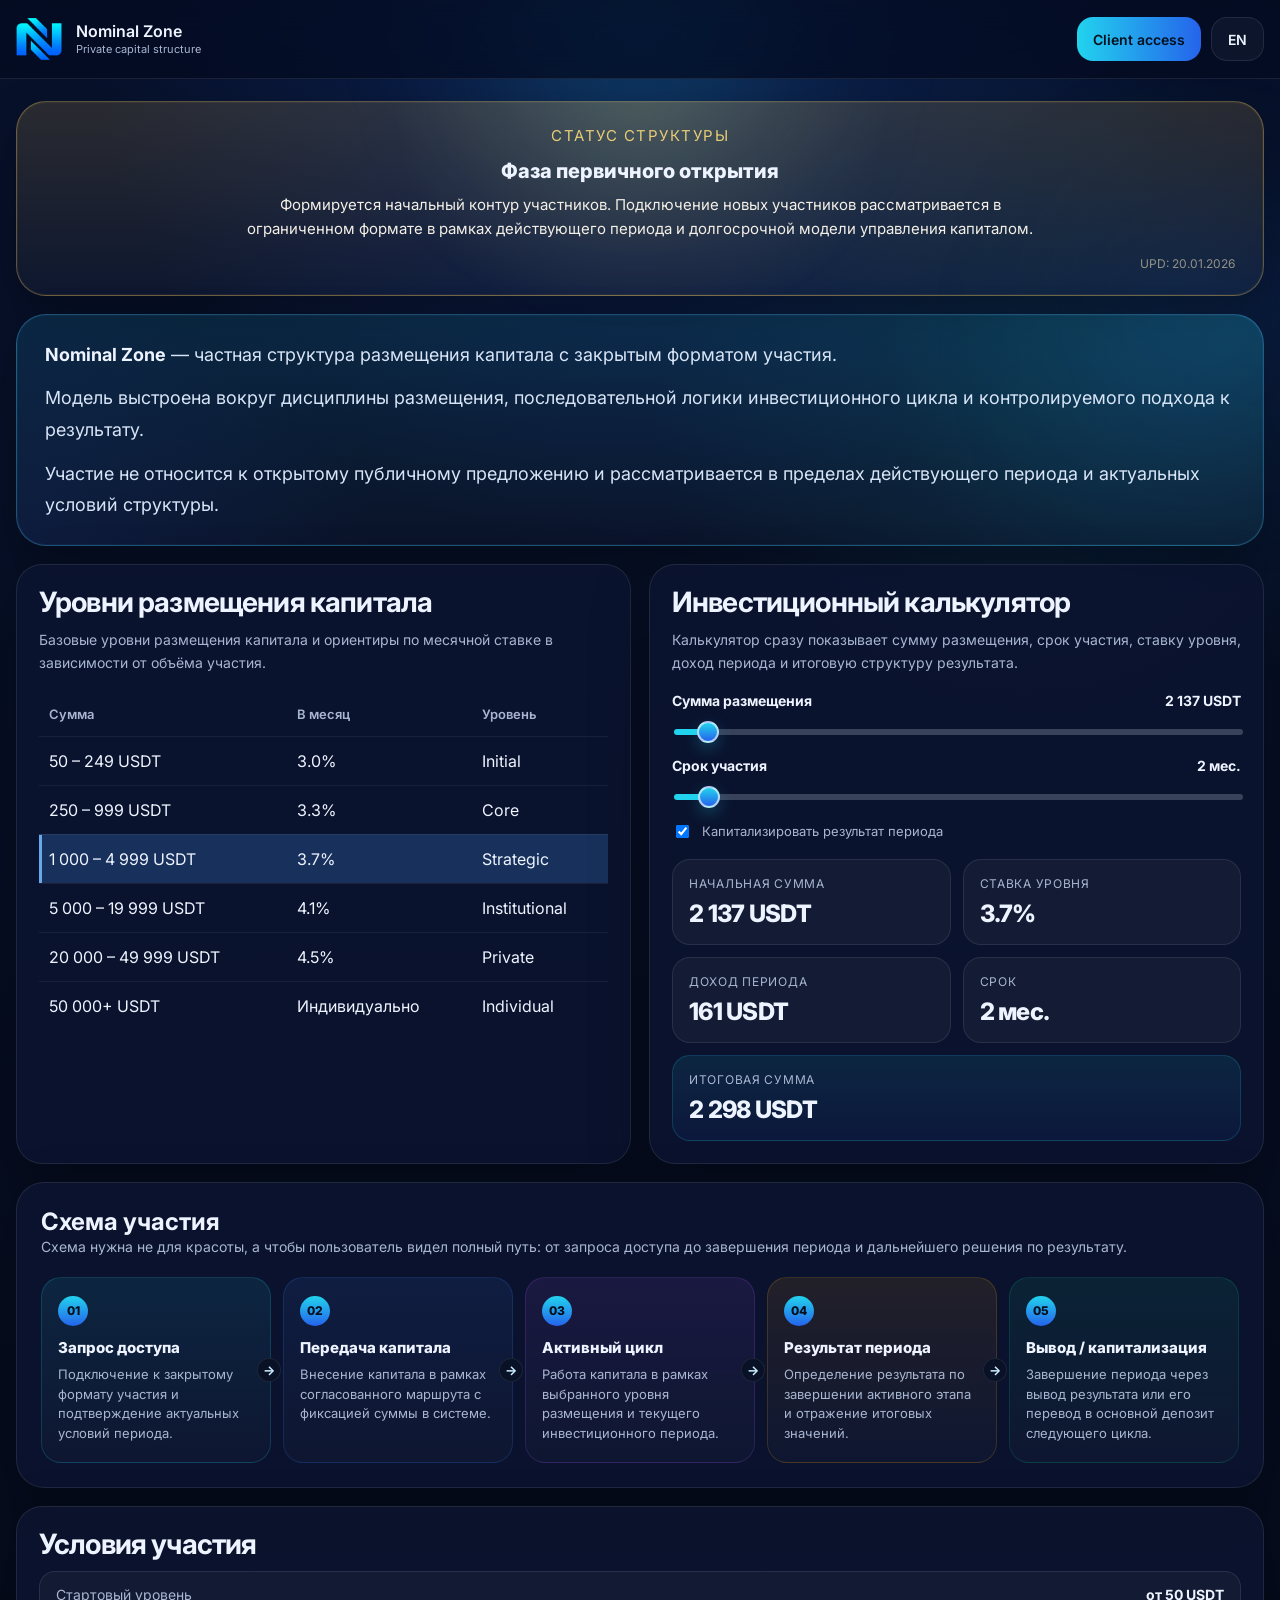
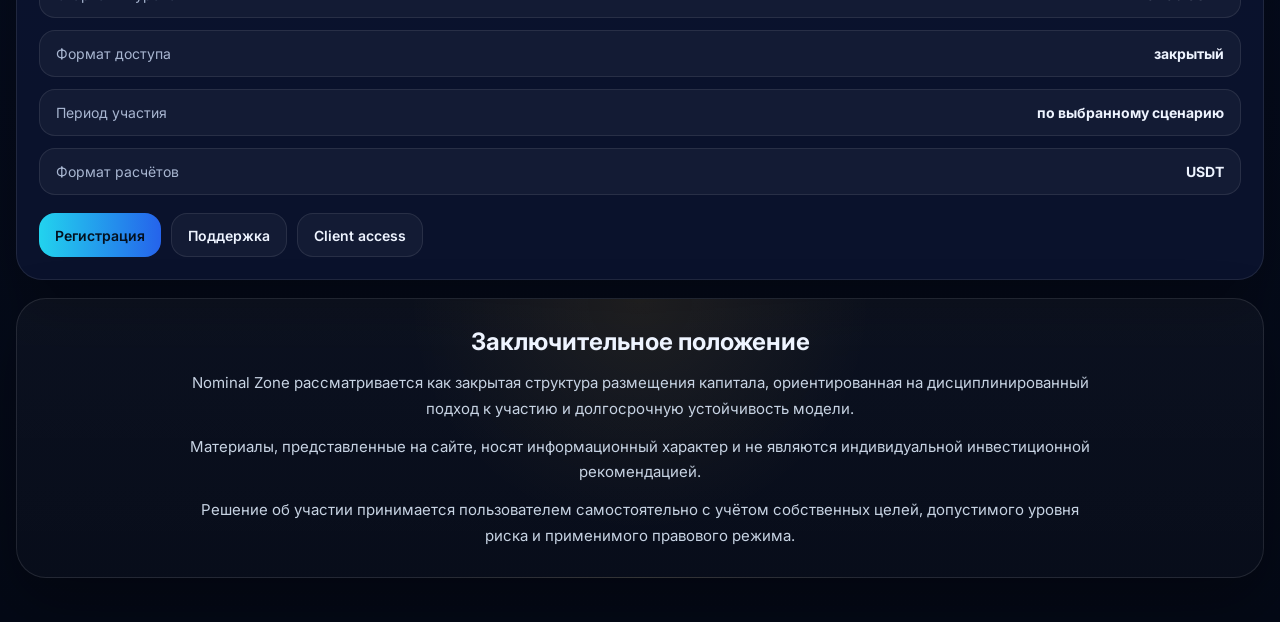
<file: index.html>
<!DOCTYPE html>
<html lang="ru">
<head>
<meta charset="UTF-8" />
<meta name="viewport" content="width=device-width, initial-scale=1.0" />
<meta name="theme-color" content="#07112b" />
<link rel="preconnect" href="https://fonts.googleapis.com" />
<link rel="preconnect" href="https://fonts.gstatic.com" crossorigin />
<link href="https://fonts.googleapis.com/css2?family=Inter:wght@400;500;600;700;800&display=swap" rel="stylesheet" />
<title>Nominal Zone — Главная</title>
<link rel="stylesheet" href="assets/site.css" />
</head>
<body>
<div class="orb one"></div>
<div class="orb two"></div>
<div class="page">
  <header class="header">
    <div class="header-inner">
      
      <a class="brand" href="index.html">
        <div class="brand-mark"><img src="assets/logo.png" alt="Nominal Zone logo" /></div>
        <div>
          <div class="brand-name">Nominal Zone</div>
          <div class="brand-sub">Private capital structure</div>
        </div>
      </a>
    
      <div class="actions"><a class="btn primary" href="login.html">Client access</a><a class="btn" href="#">EN</a></div>
    </div>
  </header>
  
<main class="landing-wrap">
  <section class="status-card">
    <span class="kicker">Статус структуры</span>
    <div class="ttl">Фаза первичного открытия</div>
    <p>Формируется начальный контур участников. Подключение новых участников рассматривается в ограниченном формате в рамках действующего периода и долгосрочной модели управления капиталом.</p>
    <div class="upd">UPD: 20.01.2026</div>
  </section>

  <section class="intro-card">
    <p><strong>Nominal Zone</strong> — частная структура размещения капитала с закрытым форматом участия.</p>
    <p style="margin-top:12px">Модель выстроена вокруг дисциплины размещения, последовательной логики инвестиционного цикла и контролируемого подхода к результату.</p>
    <p style="margin-top:12px">Участие не относится к открытому публичному предложению и рассматривается в пределах действующего периода и актуальных условий структуры.</p>
  </section>

  <section class="landing-duo">
    <section class="panel table-card">
      <h2>Уровни размещения капитала</h2>
      <p class="desc">Базовые уровни размещения капитала и ориентиры по месячной ставке в зависимости от объёма участия.</p>
      <table>
        <thead>
          <tr><th>Сумма</th><th>В месяц</th><th>Уровень</th></tr>
        </thead>
        <tbody id="tiersBody">
          <tr data-min="50" data-rate="0.03"><td>50 – 249 USDT</td><td>3.0%</td><td>Initial</td></tr>
          <tr data-min="250" data-rate="0.033"><td>250 – 999 USDT</td><td>3.3%</td><td>Core</td></tr>
          <tr data-min="1000" data-rate="0.037"><td>1 000 – 4 999 USDT</td><td>3.7%</td><td>Strategic</td></tr>
          <tr data-min="5000" data-rate="0.041"><td>5 000 – 19 999 USDT</td><td>4.1%</td><td>Institutional</td></tr>
          <tr data-min="20000" data-rate="0.045"><td>20 000 – 49 999 USDT</td><td>4.5%</td><td>Private</td></tr>
          <tr data-min="50000" data-rate="0.045"><td>50 000+ USDT</td><td>Индивидуально</td><td>Individual</td></tr>
        </tbody>
      </table>
    </section>

    <section class="panel calc-card">
      <h2>Инвестиционный калькулятор</h2>
      <p class="desc">Калькулятор сразу показывает сумму размещения, срок участия, ставку уровня, доход периода и итоговую структуру результата.</p>

      <div class="field-range">
        <div class="range-head"><span>Сумма размещения</span><span id="depVal">2 137 USDT</span></div>
        <input id="depositRange" type="range" min="50" max="50000" value="2137" />
      </div>
      <div class="field-range">
        <div class="range-head"><span>Срок участия</span><span id="monVal">2 мес.</span></div>
        <input id="monthsRange" type="range" min="1" max="24" value="2" />
      </div>
      <label class="check"><input id="compound" type="checkbox" checked /><span>Капитализировать результат периода</span></label>

      <div class="calc-kpis">
        <div class="calc-kpi"><div class="k">Начальная сумма</div><div class="v" id="startVal">2 137 USDT</div></div>
        <div class="calc-kpi"><div class="k">Ставка уровня</div><div class="v" id="rateVal">3.7%</div></div>
        <div class="calc-kpi"><div class="k">Доход периода</div><div class="v" id="profitVal">161 USDT</div></div>
        <div class="calc-kpi"><div class="k">Срок</div><div class="v" id="periodVal">2 мес.</div></div>
        <div class="calc-kpi big"><div class="k">Итоговая сумма</div><div class="v" id="finalVal">2 298 USDT</div></div>
      </div>
    </section>
  </section>

  <section class="scheme-card">
    <h2>Схема участия</h2>
    <p class="desc">Схема нужна не для красоты, а чтобы пользователь видел полный путь: от запроса доступа до завершения периода и дальнейшего решения по результату.</p>
    <div class="steps-line">
      <div class="scheme-step c1"><div class="num">01</div><div class="title">Запрос доступа</div><div class="txt">Подключение к закрытому формату участия и подтверждение актуальных условий периода.</div></div>
      <div class="scheme-step c2"><div class="num">02</div><div class="title">Передача капитала</div><div class="txt">Внесение капитала в рамках согласованного маршрута с фиксацией суммы в системе.</div></div>
      <div class="scheme-step c3"><div class="num">03</div><div class="title">Активный цикл</div><div class="txt">Работа капитала в рамках выбранного уровня размещения и текущего инвестиционного периода.</div></div>
      <div class="scheme-step c4"><div class="num">04</div><div class="title">Результат периода</div><div class="txt">Определение результата по завершении активного этапа и отражение итоговых значений.</div></div>
      <div class="scheme-step c5"><div class="num">05</div><div class="title">Вывод / капитализация</div><div class="txt">Завершение периода через вывод результата или его перевод в основной депозит следующего цикла.</div></div>
    </div>
  </section>

  <section class="landing-footer-cta">
    <section class="panel">
      <h2>Условия участия</h2>
      <div class="summary">
        <div class="row"><span>Стартовый уровень</span><span>от 50 USDT</span></div>
        <div class="row"><span>Формат доступа</span><span>закрытый</span></div>
        <div class="row"><span>Период участия</span><span>по выбранному сценарию</span></div>
        <div class="row"><span>Формат расчётов</span><span>USDT</span></div>
      </div>
      <div class="row-actions" style="margin-top:18px">
        <a class="btn primary" href="register.html">Регистрация</a>
        <a class="btn" href="support.html">Поддержка</a>
        <a class="btn" href="login.html">Client access</a>
      </div>
    </section>
  </section>

  <section class="closing-statement">
    <h2>Заключительное положение</h2>
    <p>Nominal Zone рассматривается как закрытая структура размещения капитала, ориентированная на дисциплинированный подход к участию и долгосрочную устойчивость модели.</p>
    <p>Материалы, представленные на сайте, носят информационный характер и не являются индивидуальной инвестиционной рекомендацией.</p>
    <p>Решение об участии принимается пользователем самостоятельно с учётом собственных целей, допустимого уровня риска и применимого правового режима.</p>
  </section>
</main>

<script>
(function(){
  const dep = document.getElementById('depositRange');
  const mon = document.getElementById('monthsRange');
  const compound = document.getElementById('compound');
  const rows = [...document.querySelectorAll('#tiersBody tr')];
  const depVal = document.getElementById('depVal');
  const monVal = document.getElementById('monVal');
  const startVal = document.getElementById('startVal');
  const rateVal = document.getElementById('rateVal');
  const profitVal = document.getElementById('profitVal');
  const periodVal = document.getElementById('periodVal');
  const finalVal = document.getElementById('finalVal');
  function fmt(n){ return Math.round(n).toLocaleString('en-US').replace(/,/g, ' ') + ' USDT'; }
  function paint(slider){
    const min = Number(slider.min), max = Number(slider.max), val = Number(slider.value);
    const p = ((val - min) / (max - min)) * 100;
    slider.style.background = `linear-gradient(90deg, var(--accent1) ${p}%, #39425b ${p}%)`;
  }
  function calc(){
    const d = Number(dep.value), m = Number(mon.value);
    let rate = 0.03, active = null;
    rows.forEach(r => { r.classList.remove('active'); if (d >= Number(r.dataset.min)) { rate = Number(r.dataset.rate); active = r; } });
    if(active) active.classList.add('active');
    let total = d;
    if(compound.checked){ for(let i=0;i<m;i++) total += total * rate; }
    else { total = d + d * rate * m; }
    const profit = total - d;
    depVal.textContent = fmt(d); monVal.textContent = m + ' мес.';
    startVal.textContent = fmt(d); rateVal.textContent = (rate * 100).toFixed(1) + '%';
    profitVal.textContent = fmt(profit); periodVal.textContent = m + ' мес.'; finalVal.textContent = fmt(total);
    paint(dep); paint(mon);
  }
  dep.addEventListener('input', calc); mon.addEventListener('input', calc); compound.addEventListener('change', calc); calc();
})();
</script>

</div>
</body>
</html>
</file>
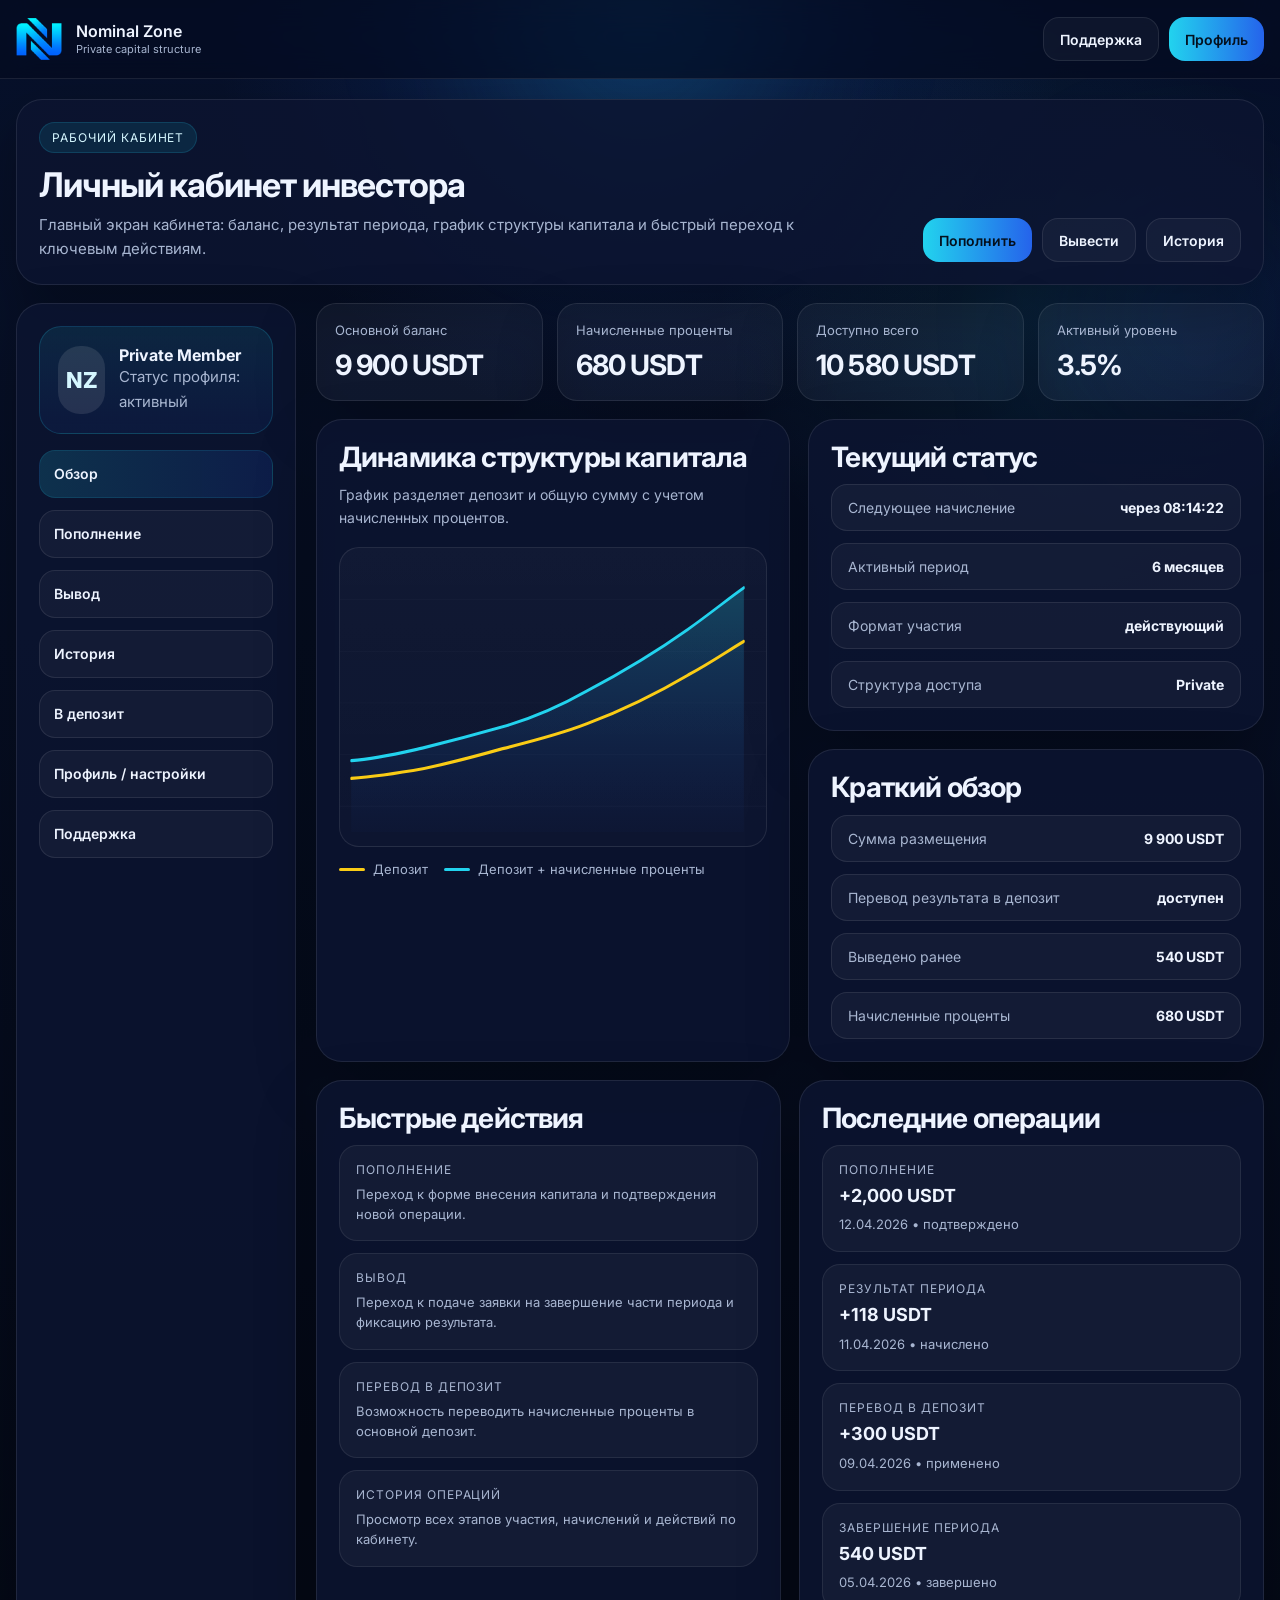
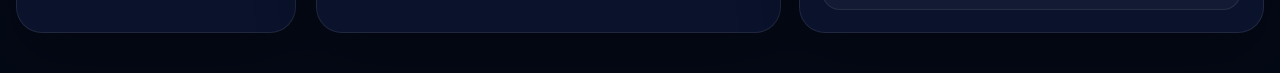
<file: dashboard.html>
<!DOCTYPE html>
<html lang="ru">
<head>
<meta charset="UTF-8" />
<meta name="viewport" content="width=device-width, initial-scale=1.0" />
<meta name="theme-color" content="#07112b" />
<link rel="preconnect" href="https://fonts.googleapis.com" />
<link rel="preconnect" href="https://fonts.gstatic.com" crossorigin />
<link href="https://fonts.googleapis.com/css2?family=Inter:wght@400;500;600;700;800&display=swap" rel="stylesheet" />
<title>Nominal Zone — Кабинет</title>
<link rel="stylesheet" href="assets/site.css" />
</head>
<body>
<div class="orb one"></div>
<div class="orb two"></div>
<div class="page">
  <header class="header">
    <div class="header-inner">
      
      <a class="brand" href="index.html">
        <div class="brand-mark"><img src="assets/logo.png" alt="Nominal Zone logo" /></div>
        <div>
          <div class="brand-name">Nominal Zone</div>
          <div class="brand-sub">Private capital structure</div>
        </div>
      </a>
    
      <div class="actions"><a class="btn" href="support.html">Поддержка</a><a class="btn primary" href="settings.html">Профиль</a></div>
    </div>
  </header>
  
<main class="wrap">
  <section class="hero">
    <div class="hero-top">
      <div>
        <div class="badge">Рабочий кабинет</div>
        <h1>Личный кабинет инвестора</h1>
        <p>Главный экран кабинета: баланс, результат периода, график структуры капитала и быстрый переход к ключевым действиям.</p>
      </div>
      <div class="hero-actions">
        <a class="btn primary" href="deposit.html">Пополнить</a>
        <a class="btn" href="withdraw.html">Вывести</a>
        <a class="btn" href="history.html">История</a>
      </div>
    </div>
  </section>

  <section class="layout-dashboard">
    <aside class="sidebar">
      <div class="profile-card">
        <div class="profile-top">
          <div class="avatar">NZ</div>
          <div>
            <strong>Private Member</strong>
            <div class="subtext">Статус профиля: активный</div>
          </div>
        </div>
      </div>
      <nav class="menu" style="margin-top:16px">
        <a class="active" href="dashboard.html">Обзор</a>
        <a href="deposit.html">Пополнение</a>
        <a href="withdraw.html">Вывод</a>
        <a href="history.html">История</a>
        <a href="transfer.html">В депозит</a>
        <a href="settings.html">Профиль / настройки</a>
        <a href="support.html">Поддержка</a>
      </nav>
    </aside>

    <div style="display:grid;gap:18px">
      <section class="stats">
        <div class="stat"><div class="label">Основной баланс</div><div class="value">9 900 USDT</div></div>
        <div class="stat"><div class="label">Начисленные проценты</div><div class="value">680 USDT</div></div>
        <div class="stat"><div class="label">Доступно всего</div><div class="value">10 580 USDT</div></div>
        <div class="stat"><div class="label">Активный уровень</div><div class="value">3.5%</div></div>
      </section>

      <section class="layout-2">
        <div class="panel">
          <h2>Динамика структуры капитала</h2>
          <p class="desc">График разделяет депозит и общую сумму с учетом начисленных процентов.</p>
          <div class="chart">
            <svg viewBox="0 0 760 300" preserveAspectRatio="none">
              <defs>
                <linearGradient id="fillA" x1="0" y1="0" x2="0" y2="1">
                  <stop offset="0%" stop-color="#22d3ee" stop-opacity="0.24"></stop>
                  <stop offset="100%" stop-color="#2563eb" stop-opacity="0.02"></stop>
                </linearGradient>
              </defs>
              <g opacity="0.32">
                <line x1="0" y1="52" x2="760" y2="52" stroke="rgba(255,255,255,.10)"></line>
                <line x1="0" y1="104" x2="760" y2="104" stroke="rgba(255,255,255,.10)"></line>
                <line x1="0" y1="156" x2="760" y2="156" stroke="rgba(255,255,255,.10)"></line>
                <line x1="0" y1="208" x2="760" y2="208" stroke="rgba(255,255,255,.10)"></line>
                <line x1="0" y1="260" x2="760" y2="260" stroke="rgba(255,255,255,.10)"></line>
              </g>
              <path d="M 20 214 C 70 212, 110 206, 150 201 C 200 194, 240 188, 290 180 C 340 172, 390 160, 440 144 C 500 126, 560 106, 620 82 C 660 66, 690 52, 720 40 L 720 286 L 20 286 Z" fill="url(#fillA)"></path>
              <path d="M 20 232 C 70 230, 110 226, 150 222 C 200 216, 240 210, 290 202 C 340 195, 390 188, 440 177 C 500 164, 560 148, 620 128 C 660 116, 690 104, 720 94" fill="none" stroke="#facc15" stroke-width="3.2" stroke-linecap="round"></path>
              <path d="M 20 214 C 70 212, 110 206, 150 201 C 200 194, 240 188, 290 180 C 340 172, 390 160, 440 144 C 500 126, 560 106, 620 82 C 660 66, 690 52, 720 40" fill="none" stroke="#22d3ee" stroke-width="3.2" stroke-linecap="round"></path>
            </svg>
          </div>
          <div class="chart-legend">
            <div class="legend-item"><span class="legend-line" style="background:#facc15"></span><span>Депозит</span></div>
            <div class="legend-item"><span class="legend-line" style="background:#22d3ee"></span><span>Депозит + начисленные проценты</span></div>
          </div>
        </div>

        <div style="display:grid;gap:18px">
          <section class="panel">
            <h2>Текущий статус</h2>
            <div class="summary">
              <div class="row"><span>Следующее начисление</span><span>через 08:14:22</span></div>
              <div class="row"><span>Активный период</span><span>6 месяцев</span></div>
              <div class="row"><span>Формат участия</span><span>действующий</span></div>
              <div class="row"><span>Структура доступа</span><span>Private</span></div>
            </div>
          </section>
          <section class="panel">
            <h2>Краткий обзор</h2>
            <div class="summary">
              <div class="row"><span>Сумма размещения</span><span>9 900 USDT</span></div>
              <div class="row"><span>Перевод результата в депозит</span><span>доступен</span></div>
              <div class="row"><span>Выведено ранее</span><span>540 USDT</span></div>
              <div class="row"><span>Начисленные проценты</span><span>680 USDT</span></div>
            </div>
          </section>
        </div>
      </section>

      <section class="grid-2">
        <div class="panel">
          <h2>Быстрые действия</h2>
          <div class="contacts">
            <div class="contact"><div class="k">Пополнение</div><div class="s">Переход к форме внесения капитала и подтверждения новой операции.</div></div>
            <div class="contact"><div class="k">Вывод</div><div class="s">Переход к подаче заявки на завершение части периода и фиксацию результата.</div></div>
            <div class="contact"><div class="k">Перевод в депозит</div><div class="s">Возможность переводить начисленные проценты в основной депозит.</div></div>
            <div class="contact"><div class="k">История операций</div><div class="s">Просмотр всех этапов участия, начислений и действий по кабинету.</div></div>
          </div>
        </div>
        <div class="panel">
          <h2>Последние операции</h2>
          <div class="timeline">
            <div class="contact"><div class="k">Пополнение</div><div class="v">+2,000 USDT</div><div class="s">12.04.2026 • подтверждено</div></div>
            <div class="contact"><div class="k">Результат периода</div><div class="v">+118 USDT</div><div class="s">11.04.2026 • начислено</div></div>
            <div class="contact"><div class="k">Перевод в депозит</div><div class="v">+300 USDT</div><div class="s">09.04.2026 • применено</div></div>
            <div class="contact"><div class="k">Завершение периода</div><div class="v">540 USDT</div><div class="s">05.04.2026 • завершено</div></div>
          </div>
        </div>
      </section>
    </div>
  </section>
</main>

</div>
</body>
</html>
</file>
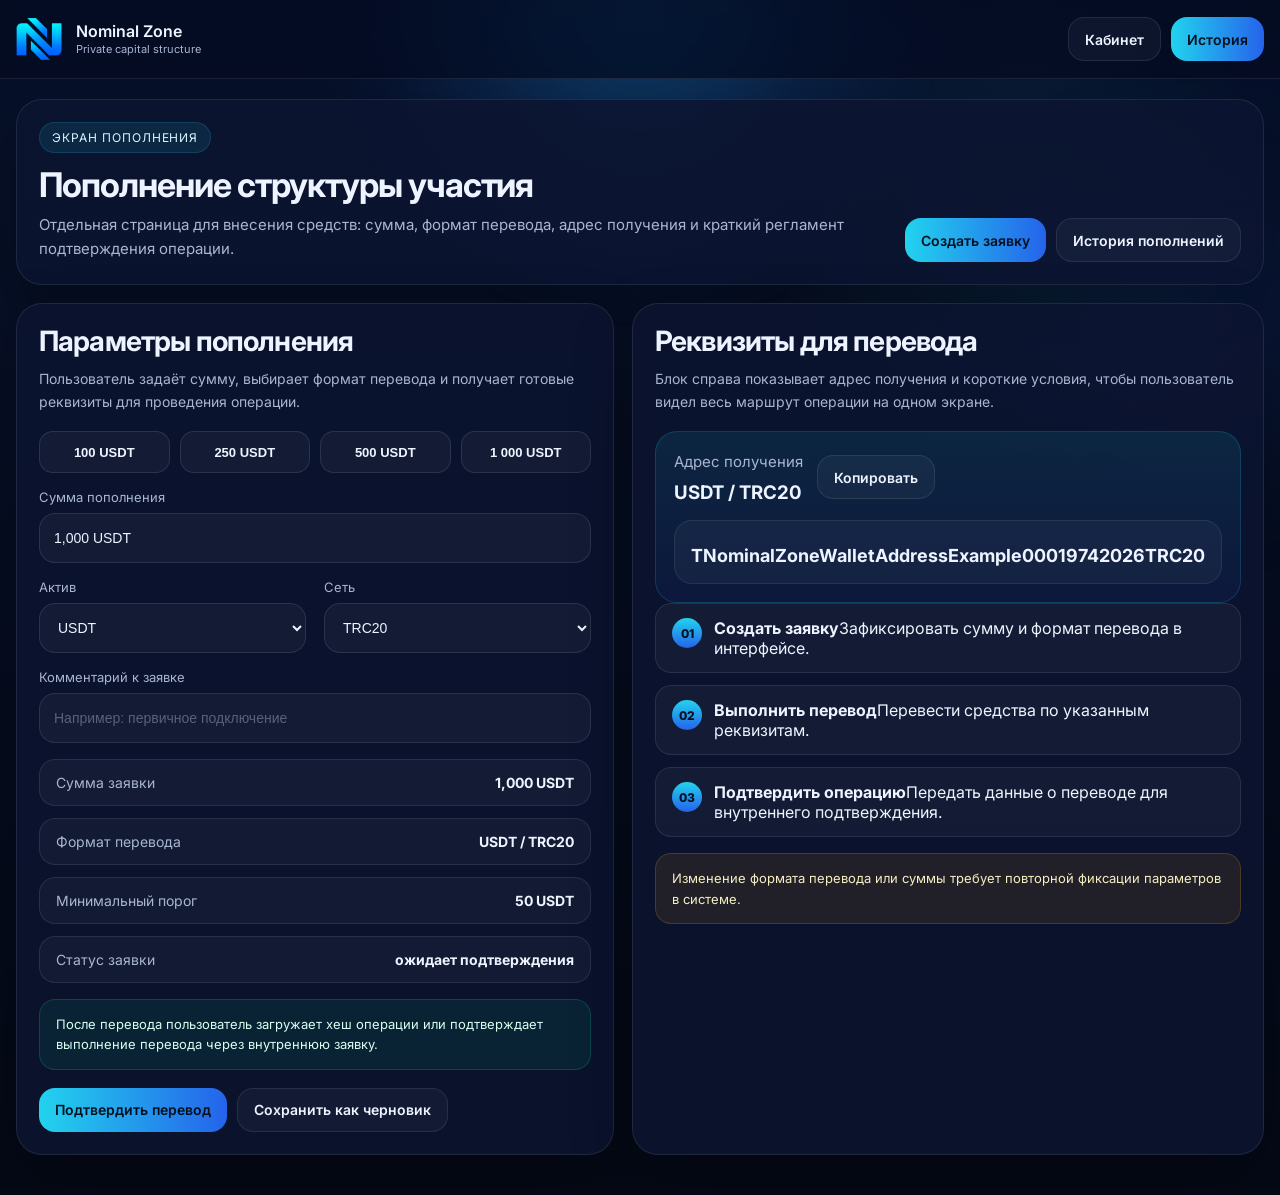
<file: deposit.html>
<!DOCTYPE html>
<html lang="ru">
<head>
<meta charset="UTF-8" />
<meta name="viewport" content="width=device-width, initial-scale=1.0" />
<meta name="theme-color" content="#07112b" />
<link rel="preconnect" href="https://fonts.googleapis.com" />
<link rel="preconnect" href="https://fonts.gstatic.com" crossorigin />
<link href="https://fonts.googleapis.com/css2?family=Inter:wght@400;500;600;700;800&display=swap" rel="stylesheet" />
<title>Nominal Zone — Пополнение</title>
<link rel="stylesheet" href="assets/site.css" />
</head>
<body>
<div class="orb one"></div>
<div class="orb two"></div>
<div class="page">
  <header class="header">
    <div class="header-inner">
      
      <a class="brand" href="index.html">
        <div class="brand-mark"><img src="assets/logo.png" alt="Nominal Zone logo" /></div>
        <div>
          <div class="brand-name">Nominal Zone</div>
          <div class="brand-sub">Private capital structure</div>
        </div>
      </a>
    
      <div class="actions"><a class="btn" href="dashboard.html">Кабинет</a><a class="btn primary" href="history.html">История</a></div>
    </div>
  </header>
  
<main class="wrap">
  <section class="hero">
    <div class="hero-top">
      <div><div class="badge">Экран пополнения</div><h1>Пополнение структуры участия</h1><p>Отдельная страница для внесения средств: сумма, формат перевода, адрес получения и краткий регламент подтверждения операции.</p></div>
      <div class="hero-actions"><a class="btn primary" href="#">Создать заявку</a><a class="btn" href="history.html">История пополнений</a></div>
    </div>
  </section>
  <section class="layout-2">
    <div class="panel">
      <h2>Параметры пополнения</h2>
      <p class="desc">Пользователь задаёт сумму, выбирает формат перевода и получает готовые реквизиты для проведения операции.</p>
      <div class="quick"><button>100 USDT</button><button>250 USDT</button><button>500 USDT</button><button>1 000 USDT</button></div>
      <div class="field"><label class="label">Сумма пополнения</label><input class="input" value="1,000 USDT"></div>
      <div class="grid-2">
        <div class="field"><label class="label">Актив</label><select class="select"><option>USDT</option></select></div>
        <div class="field"><label class="label">Сеть</label><select class="select"><option>TRC20</option><option>ERC20</option><option>BEP20</option></select></div>
      </div>
      <div class="field"><label class="label">Комментарий к заявке</label><input class="input" placeholder="Например: первичное подключение"></div>
      <div class="summary">
        <div class="row"><span>Сумма заявки</span><span>1,000 USDT</span></div>
        <div class="row"><span>Формат перевода</span><span>USDT / TRC20</span></div>
        <div class="row"><span>Минимальный порог</span><span>50 USDT</span></div>
        <div class="row"><span>Статус заявки</span><span>ожидает подтверждения</span></div>
      </div>
      <div class="notice success">После перевода пользователь загружает хеш операции или подтверждает выполнение перевода через внутреннюю заявку.</div>
      <div class="row-actions" style="margin-top:18px"><a class="btn primary" href="#">Подтвердить перевод</a><a class="btn" href="#">Сохранить как черновик</a></div>
    </div>
    <div class="panel">
      <h2>Реквизиты для перевода</h2>
      <p class="desc">Блок справа показывает адрес получения и короткие условия, чтобы пользователь видел весь маршрут операции на одном экране.</p>
      <div class="wallet-box">
        <div class="wallet-top"><div><div class="subtext">Адрес получения</div><h3 style="margin-top:6px">USDT / TRC20</h3></div><a class="btn" href="#">Копировать</a></div>
        <div class="contact" style="margin-top:16px"><div class="v">TNominalZoneWalletAddressExample00019742026TRC20</div></div>
      </div>
      <div class="steps">
        <div class="step"><div class="step-num">01</div><div><strong>Создать заявку</strong><span>Зафиксировать сумму и формат перевода в интерфейсе.</span></div></div>
        <div class="step"><div class="step-num">02</div><div><strong>Выполнить перевод</strong><span>Перевести средства по указанным реквизитам.</span></div></div>
        <div class="step"><div class="step-num">03</div><div><strong>Подтвердить операцию</strong><span>Передать данные о переводе для внутреннего подтверждения.</span></div></div>
      </div>
      <div class="notice warn">Изменение формата перевода или суммы требует повторной фиксации параметров в системе.</div>
    </div>
  </section>
</main>

</div>
</body>
</html>
</file>
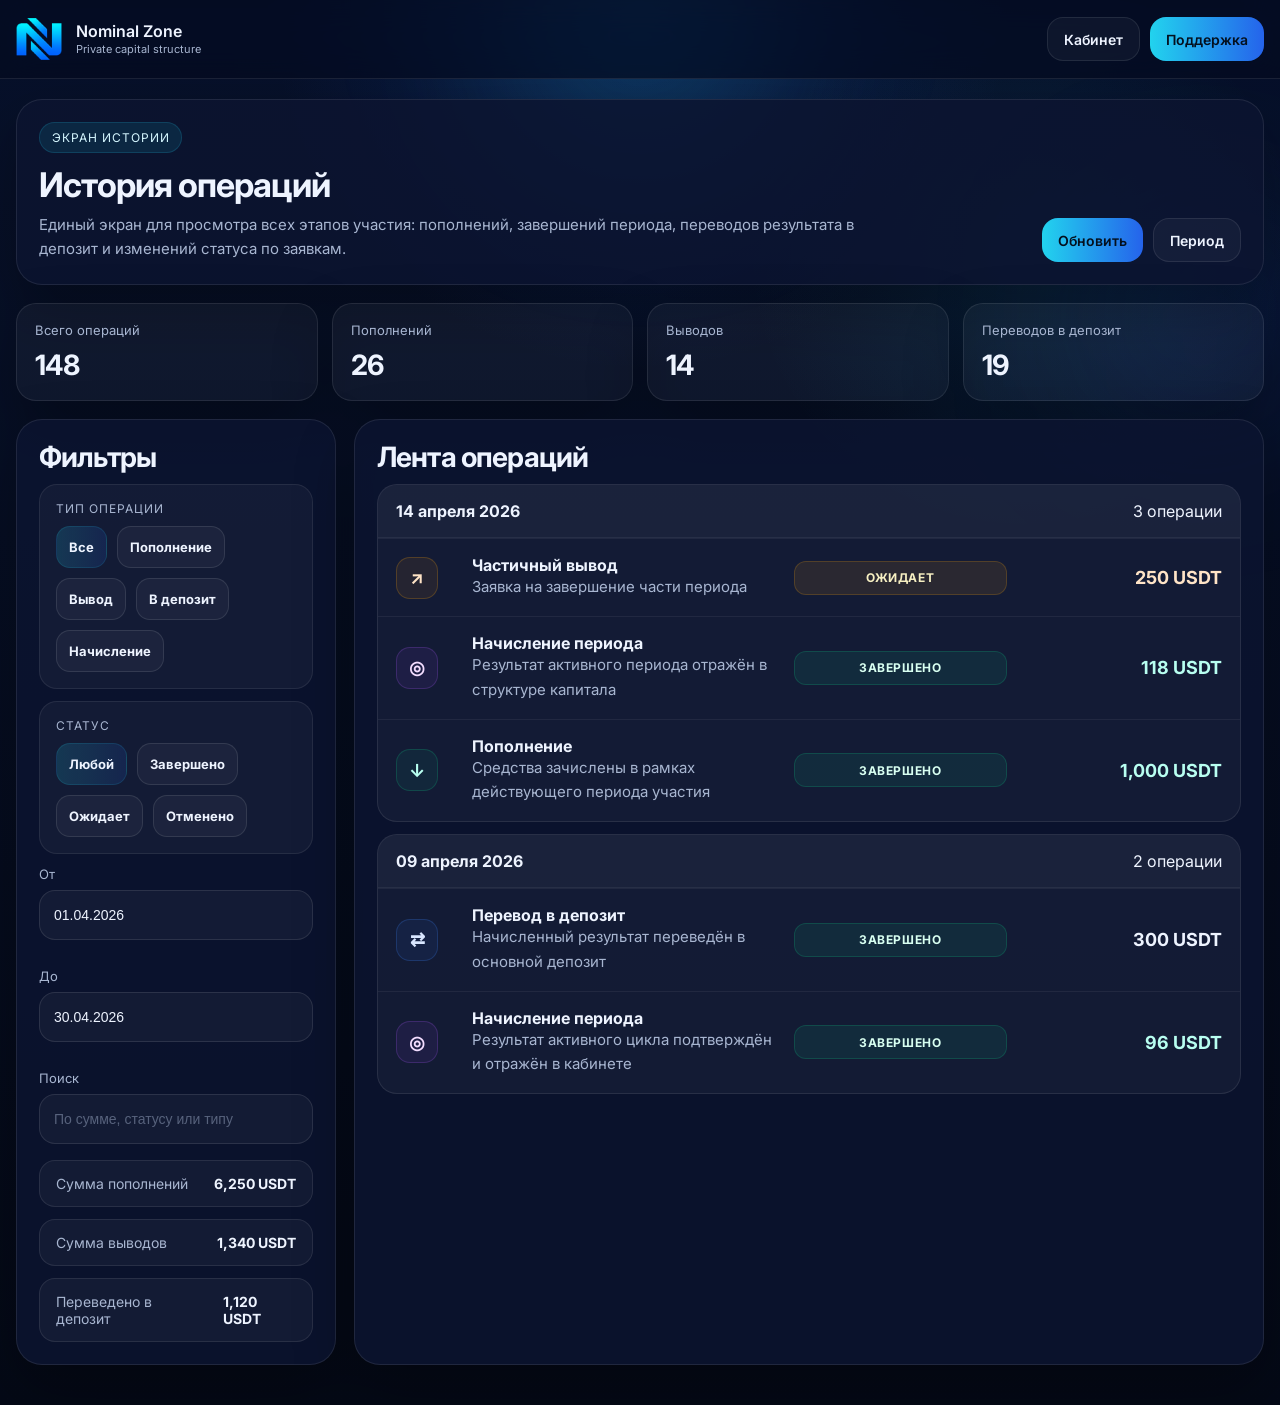
<file: history.html>
<!DOCTYPE html>
<html lang="ru">
<head>
<meta charset="UTF-8" />
<meta name="viewport" content="width=device-width, initial-scale=1.0" />
<meta name="theme-color" content="#07112b" />
<link rel="preconnect" href="https://fonts.googleapis.com" />
<link rel="preconnect" href="https://fonts.gstatic.com" crossorigin />
<link href="https://fonts.googleapis.com/css2?family=Inter:wght@400;500;600;700;800&display=swap" rel="stylesheet" />
<title>Nominal Zone — История</title>
<link rel="stylesheet" href="assets/site.css" />
</head>
<body>
<div class="orb one"></div>
<div class="orb two"></div>
<div class="page">
  <header class="header">
    <div class="header-inner">
      
      <a class="brand" href="index.html">
        <div class="brand-mark"><img src="assets/logo.png" alt="Nominal Zone logo" /></div>
        <div>
          <div class="brand-name">Nominal Zone</div>
          <div class="brand-sub">Private capital structure</div>
        </div>
      </a>
    
      <div class="actions"><a class="btn" href="dashboard.html">Кабинет</a><a class="btn primary" href="support.html">Поддержка</a></div>
    </div>
  </header>
  
<main class="wrap">
  <section class="hero">
    <div class="hero-top">
      <div><div class="badge">Экран истории</div><h1>История операций</h1><p>Единый экран для просмотра всех этапов участия: пополнений, завершений периода, переводов результата в депозит и изменений статуса по заявкам.</p></div>
      <div class="hero-actions"><a class="btn primary" href="#">Обновить</a><a class="btn" href="#">Период</a></div>
    </div>
  </section>
  <section class="stats">
    <div class="stat"><div class="label">Всего операций</div><div class="value">148</div></div>
    <div class="stat"><div class="label">Пополнений</div><div class="value">26</div></div>
    <div class="stat"><div class="label">Выводов</div><div class="value">14</div></div>
    <div class="stat"><div class="label">Переводов в депозит</div><div class="value">19</div></div>
  </section>
  <section class="layout-sidebar">
    <aside class="panel">
      <h2>Фильтры</h2>
      <div class="contacts">
        <div class="contact"><div class="k">Тип операции</div><div class="row-actions" style="margin-top:10px"><span class="chip active">Все</span><span class="chip">Пополнение</span><span class="chip">Вывод</span><span class="chip">В депозит</span><span class="chip">Начисление</span></div></div>
        <div class="contact"><div class="k">Статус</div><div class="row-actions" style="margin-top:10px"><span class="chip active">Любой</span><span class="chip">Завершено</span><span class="chip">Ожидает</span><span class="chip">Отменено</span></div></div>
        <div class="field"><label class="label">От</label><input class="input" value="01.04.2026"></div>
        <div class="field"><label class="label">До</label><input class="input" value="30.04.2026"></div>
        <div class="field"><label class="label">Поиск</label><input class="input" placeholder="По сумме, статусу или типу"></div>
      </div>
      <div class="summary">
        <div class="row"><span>Сумма пополнений</span><span>6,250 USDT</span></div>
        <div class="row"><span>Сумма выводов</span><span>1,340 USDT</span></div>
        <div class="row"><span>Переведено в депозит</span><span>1,120 USDT</span></div>
      </div>
    </aside>
    <section class="panel">
      <h2>Лента операций</h2>
      <div class="timeline">
        <div class="day">
          <div class="day-head"><strong>14 апреля 2026</strong><span>3 операции</span></div>
          <div class="item"><div class="icon out">↗</div><div><strong>Частичный вывод</strong><div class="subtext">Заявка на завершение части периода</div></div><div class="status wait">Ожидает</div><div class="amount out">250 USDT</div></div>
          <div class="item"><div class="icon cycle">◎</div><div><strong>Начисление периода</strong><div class="subtext">Результат активного периода отражён в структуре капитала</div></div><div class="status done">Завершено</div><div class="amount plus">118 USDT</div></div>
          <div class="item"><div class="icon plus">↓</div><div><strong>Пополнение</strong><div class="subtext">Средства зачислены в рамках действующего периода участия</div></div><div class="status done">Завершено</div><div class="amount plus">1,000 USDT</div></div>
        </div>
        <div class="day">
          <div class="day-head"><strong>09 апреля 2026</strong><span>2 операции</span></div>
          <div class="item"><div class="icon move">⇄</div><div><strong>Перевод в депозит</strong><div class="subtext">Начисленный результат переведён в основной депозит</div></div><div class="status done">Завершено</div><div class="amount neutral">300 USDT</div></div>
          <div class="item"><div class="icon cycle">◎</div><div><strong>Начисление периода</strong><div class="subtext">Результат активного цикла подтверждён и отражён в кабинете</div></div><div class="status done">Завершено</div><div class="amount plus">96 USDT</div></div>
        </div>
      </div>
    </section>
  </section>
</main>

</div>
</body>
</html>
</file>
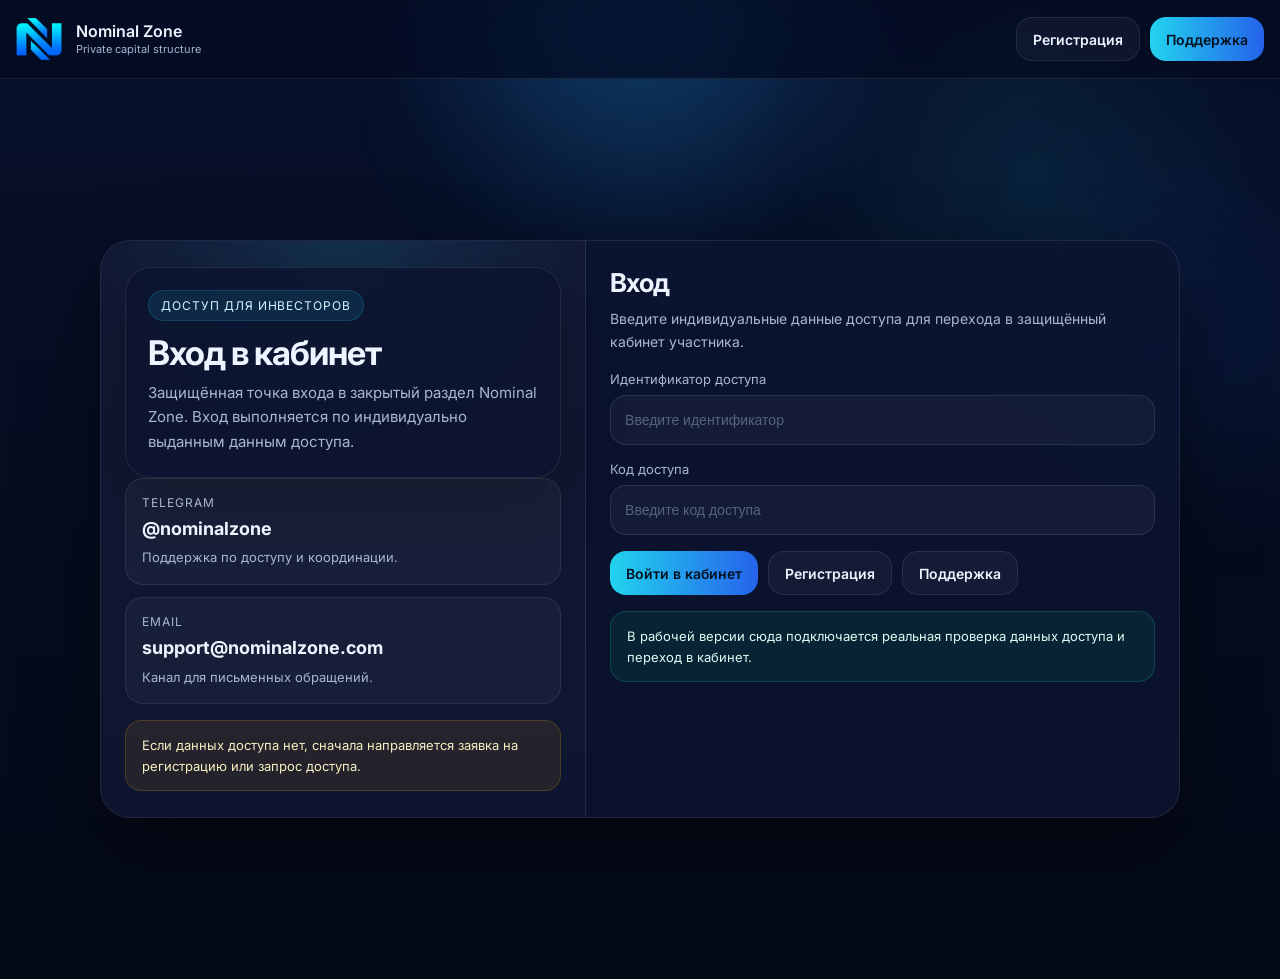
<file: login.html>
<!DOCTYPE html>
<html lang="ru">
<head>
<meta charset="UTF-8" />
<meta name="viewport" content="width=device-width, initial-scale=1.0" />
<meta name="theme-color" content="#07112b" />
<link rel="preconnect" href="https://fonts.googleapis.com" />
<link rel="preconnect" href="https://fonts.gstatic.com" crossorigin />
<link href="https://fonts.googleapis.com/css2?family=Inter:wght@400;500;600;700;800&display=swap" rel="stylesheet" />
<title>Nominal Zone — Вход</title>
<link rel="stylesheet" href="assets/site.css" />
</head>
<body>
<div class="orb one"></div>
<div class="orb two"></div>
<div class="page">
  <header class="header">
    <div class="header-inner">
      
      <a class="brand" href="index.html">
        <div class="brand-mark"><img src="assets/logo.png" alt="Nominal Zone logo" /></div>
        <div>
          <div class="brand-name">Nominal Zone</div>
          <div class="brand-sub">Private capital structure</div>
        </div>
      </a>
    
      <div class="actions"><a class="btn" href="register.html">Регистрация</a><a class="btn primary" href="support.html">Поддержка</a></div>
    </div>
  </header>
  
<main class="page" style="display:flex;align-items:center;justify-content:center;padding:24px 12px;">
  <div class="card-split">
    <aside class="side">
      <div class="hero">
        <div class="badge">Доступ для инвесторов</div>
        <h1>Вход в кабинет</h1>
        <p>Защищённая точка входа в закрытый раздел Nominal Zone. Вход выполняется по индивидуально выданным данным доступа.</p>
      </div>
      <div class="contacts">
        <div class="contact"><div class="k">Telegram</div><div class="v">@nominalzone</div><div class="s">Поддержка по доступу и координации.</div></div>
        <div class="contact"><div class="k">Email</div><div class="v">support@nominalzone.com</div><div class="s">Канал для письменных обращений.</div></div>
      </div>
      <div class="notice warn">Если данных доступа нет, сначала направляется заявка на регистрацию или запрос доступа.</div>
    </aside>
    <section class="form-wrap">
      <h2 class="section-title">Вход</h2>
      <p class="section-text">Введите индивидуальные данные доступа для перехода в защищённый кабинет участника.</p>
      <div class="field"><label class="label">Идентификатор доступа</label><input class="input" placeholder="Введите идентификатор" /></div>
      <div class="field"><label class="label">Код доступа</label><input class="input" placeholder="Введите код доступа" /></div>
      <div class="actions">
        <a class="btn primary" href="dashboard.html">Войти в кабинет</a>
        <a class="btn secondary" href="register.html">Регистрация</a>
        <a class="btn secondary" href="support.html">Поддержка</a>
      </div>
      <div class="notice success">В рабочей версии сюда подключается реальная проверка данных доступа и переход в кабинет.</div>
    </section>
  </div>
</main>

</div>
</body>
</html>
</file>
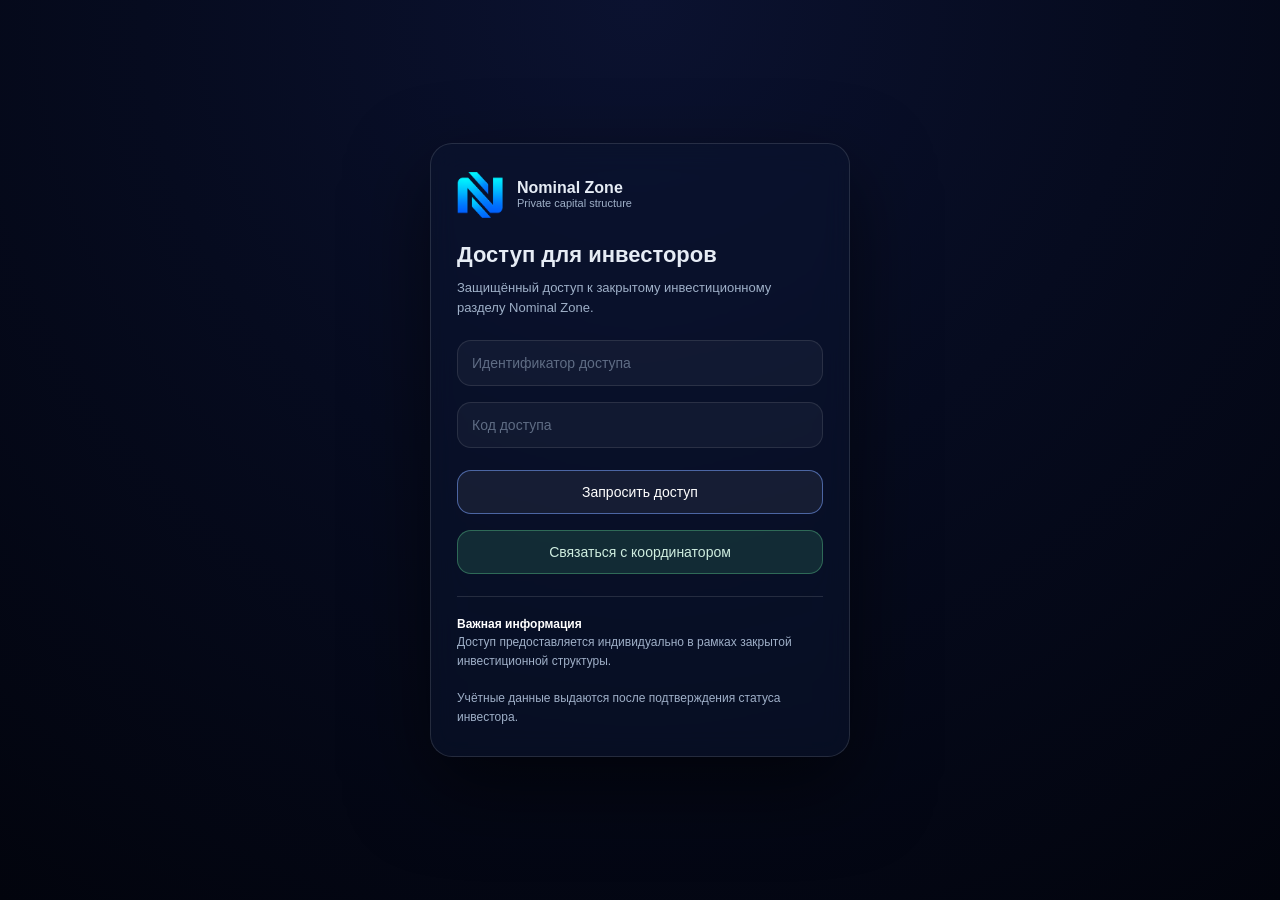
<file: NZ_access_investors_FINAL_VALIDATED.html>
<!DOCTYPE html>
<html lang="ru">
<head>
<meta charset="UTF-8" />
<meta name="viewport" content="width=device-width, initial-scale=1.0" />
<title>Nominal Zone — Доступ для инвесторов</title>
<style>
:root{
  --bg:#060B1C;
  --glass:rgba(12,20,45,0.55);
  --border:rgba(255,255,255,0.12);
  --text:#e6ecf5;
  --muted:#9fb0c8;
  --accent:#7aa2ff;
}
*{box-sizing:border-box}
html,body{
  margin:0;
  padding:0;
  width:100%;
  height:100%;
}
body{
  overscroll-behavior: none;
  -webkit-overflow-scrolling: touch;
  min-height:100vh;
  display:flex;
  align-items:center;
  justify-content:center;
  background:radial-gradient(1200px 600px at 30% -10%, #0d1638 0%, #060B1C 60%);
  font-family:-apple-system,BlinkMacSystemFont,"Segoe UI",Roboto,Arial,sans-serif;
  color:var(--text);
}
.access-card{
  width:100%;
  max-width:420px;
  padding:28px 26px 30px;
  border-radius:22px;
  background:var(--glass);
  backdrop-filter: blur(14px) saturate(120%);
  -webkit-backdrop-filter: blur(14px) saturate(120%);
  border:1px solid var(--border);
  box-shadow:0 30px 80px rgba(0,0,0,.55);
}
.brand{
  display:flex;
  align-items:center;
  gap:14px;
  margin-bottom:24px;
}
.brand img{width:46px;height:46px}
.brand-text{display:flex;flex-direction:column;line-height:1.15}
.brand-name{font-size:16px;font-weight:600}
.brand-sub{font-size:11px;color:var(--muted)}
h1{margin:0 0 10px 0;font-size:22px;font-weight:600}
.lead{margin:0 0 22px 0;font-size:13px;line-height:1.55;color:var(--muted)}
.form{display:flex;flex-direction:column;gap:16px}
input{
  width:100%;
  padding:14px 14px;
  border-radius:14px;
  background:rgba(255,255,255,0.04);
  border:1px solid rgba(255,255,255,0.10);
  color:var(--text);
  font-size:14px;
  outline:none;
  transition:border-color .15s ease, background .15s ease;
}
input::placeholder{color:rgba(159,176,200,0.55)}
input:focus{background:rgba(255,255,255,0.06);border-color:rgba(122,162,255,0.65)}

/* Primary button (request access) */
.btn{
  margin-top:6px;
  padding:13px 16px;
  border-radius:14px;
  background:rgba(255,255,255,0.06);
  border:1px solid rgba(122,162,255,0.55);
  color:#ffffff;
  font-size:14px;
  font-weight:500;
  cursor:pointer;
  transition:all .18s ease;
}
.btn:hover:not(:disabled){
  background:rgba(122,162,255,0.14);
  border-color:rgba(122,162,255,0.85);
}
.btn:disabled{opacity:0.6;cursor:default}

/* Status blocks - hidden by default, shown via JS only */
.status{
  display:none;
  margin-top:14px;
  padding:12px 14px;
  border-radius:14px;
  font-size:12px;
  line-height:1.5;
}
.status.loading{
  background:rgba(122,162,255,0.08);
  border:1px solid rgba(122,162,255,0.35);
  color:#dbe4ff;
}
.status.error{
  background:rgba(255,107,107,0.08);
  border:1px solid rgba(255,107,107,0.35);
  color:#ffd6d6;
}

/* Contact button: same flat geometry as primary, soft green tint */
.btn-contact-flat{
  display:block;
  width:100%;
  padding:13px 16px;
  border-radius:14px;
  background:rgba(72,170,120,0.18);
  border:1px solid rgba(90,200,140,0.40);
  color:#cfeee0;
  font-size:14px;
  font-weight:500;
  text-align:center;
  text-decoration:none;
  transition:background .18s ease, border-color .18s ease;
}
.btn-contact-flat:hover{
  background:rgba(72,170,120,0.24);
  border-color:rgba(90,200,140,0.55);
}

.notice{
  margin-top:22px;
  padding-top:18px;
  border-top:1px solid var(--border);
  font-size:12px;
  line-height:1.55;
  color:var(--muted);
}
.notice strong{color:#ffffff}

/* Clickable brand (logo + text) */
.brand-link{
  display:inline-flex;
  text-decoration:none;
  color:inherit;
}
.brand-link:hover{opacity:.95}


html, body {
  margin: 0;
  padding: 0;
  width: 100%;
  min-height: 100vh;
  background: radial-gradient(circle at top, #0b1230 0%, #060b1f 45%, #02040d 100%);
}
body {
  overscroll-behavior: none;
}

</style>
</head>

<body>
<div class="access-card">

  <a class="brand-link" href="index.html"><div class="brand">
    <img src="logo-nominalzone.png" alt="Nominal Zone">
    <div class="brand-text">
      <span class="brand-name">Nominal Zone</span>
      <span class="brand-sub">Private capital structure</span>
    </div>
  </div></a>

  <h1>Доступ для инвесторов</h1>
  <p class="lead">Защищённый доступ к закрытому инвестиционному разделу Nominal Zone.</p>

  <div class="form">
    <input id="login" type="text" placeholder="Идентификатор доступа" / required>
    <input id="password" type="password" placeholder="Код доступа" / required>

    <button id="btn" class="btn" type="button">Запросить доступ</button>

    <div id="statusLoading" class="status loading">Проверка учётных данных…</div>
    <div id="statusError" class="status error">
      Доступ не предоставлен. Указанные учётные данные не найдены или не имеют активного статуса в системе Nominal Zone.
    </div>

    <a class="btn-contact-flat" href="https://t.me/apptaskwork" target="_blank" rel="noopener">
      Связаться с координатором
    </a>
  </div>

  <div class="notice">
    <strong>Важная информация</strong><br>
    Доступ предоставляется индивидуально в рамках закрытой инвестиционной структуры.<br><br>
    Учётные данные выдаются после подтверждения статуса инвестора.
  </div>

</div>



<!-- STATUS MODAL -->
<div id="statusModal" style="
  position:fixed;
  inset:0;
  display:none;
  align-items:center;
  justify-content:center;
  background:rgba(5,10,25,.65);
  backdrop-filter:blur(6px);
  z-index:9999;">
  <div style="
    width:90%;
    max-width:420px;
    padding:26px 24px;
    border-radius:18px;
    background:rgba(14,22,54,.92);
    box-shadow:0 30px 80px rgba(0,0,0,.6);
    text-align:center;">
    <h3 id="modalTitle" style="margin:0 0 10px;font-size:18px;">Проверка данных</h3>
    <p id="modalText" style="margin:0;font-size:14px;opacity:.85;">
      Идёт проверка учётных данных…
    </p>
    <button id="modalClose" style="
      margin-top:18px;
      height:40px;
      padding:0 18px;
      border-radius:12px;
      border:1px solid rgba(120,150,255,.6);
      background:transparent;
      color:#fff;
      cursor:pointer;">
      Закрыть
    </button>
  </div>
</div>


<script>
(function(){
  const btn = document.querySelector('button[type="submit"], button');
  const modal = document.getElementById('statusModal');
  const title = document.getElementById('modalTitle');
  const text = document.getElementById('modalText');
  const close = document.getElementById('modalClose');

  if(!btn || !modal) return;

  function startCheck(){
    const inputs = document.querySelectorAll('input[required]');
    for (const inp of inputs){
      if(!inp.value.trim()){
        inp.reportValidity();
        return;
      }
    }
    title.textContent = 'Проверка данных';
    const box = document.getElementById('statusModal').querySelector('div');
    box.style.background = 'rgba(14,22,54,.92)';
    box.style.border = '1px solid rgba(120,150,255,.35)';
    text.textContent = 'Идёт проверка учётных данных…';
    modal.style.display = 'flex';

    setTimeout(() => {
      title.textContent = 'Доступ не подтверждён';
    document.getElementById('statusModal').querySelector('div').style.background =
      'rgba(60,18,24,.85)';
    document.getElementById('statusModal').querySelector('div').style.border =
      '1px solid rgba(255,120,120,.35)';
      text.textContent = 'Указанные данные не найдены или не имеют активного статуса.';
    }, 1200);
  }

  btn.addEventListener('click', function(e){
    e.preventDefault();
    startCheck();
  });

  document.addEventListener('keydown', function(e){
    if(e.key === 'Enter'){
      e.preventDefault();
      startCheck();
    }
  });

  close.addEventListener('click', function(){
    modal.style.display = 'none';
  });
})();
</script>

</body>

</html>
</file>
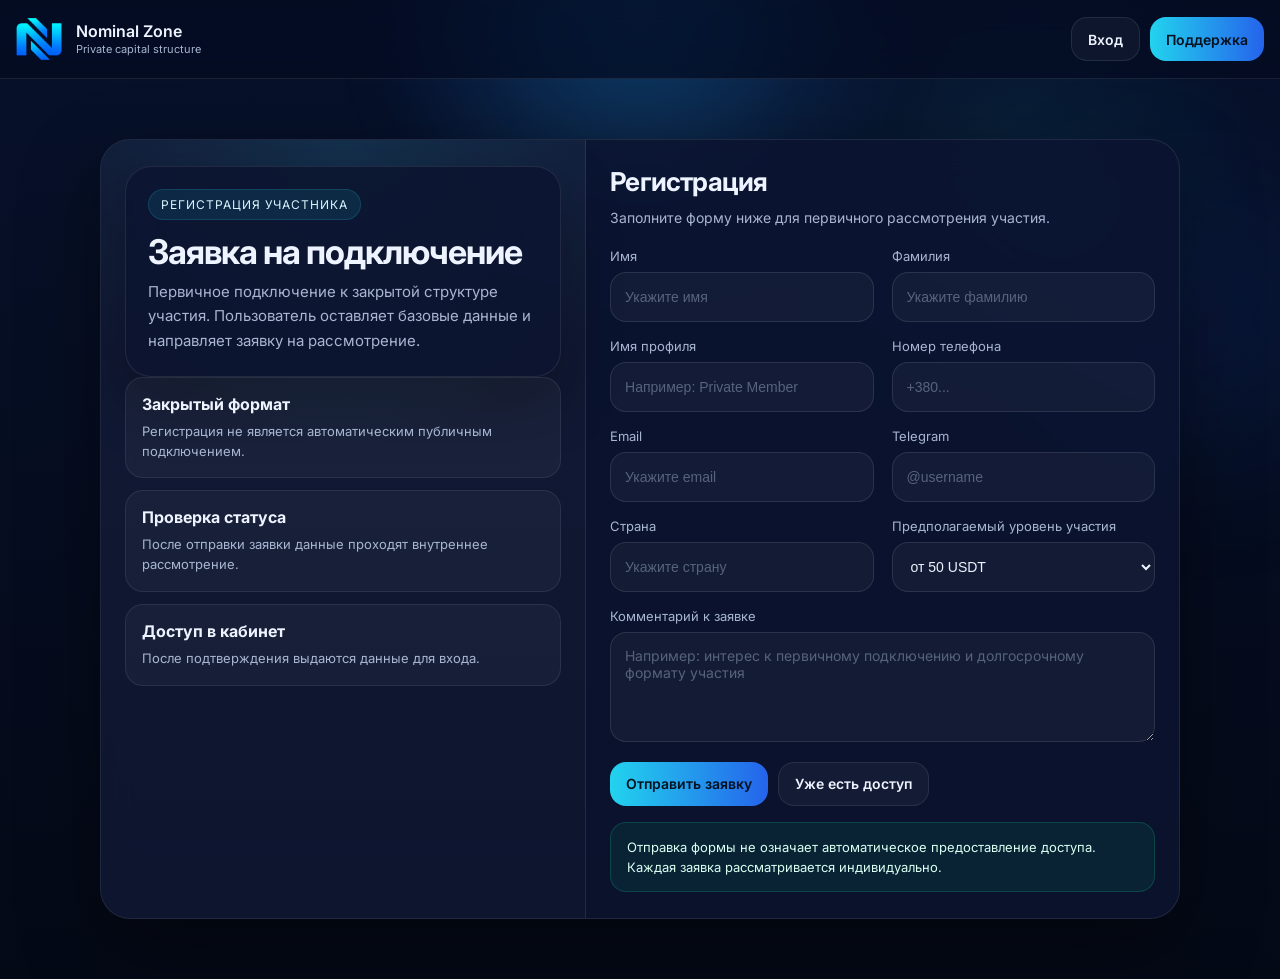
<file: register.html>
<!DOCTYPE html>
<html lang="ru">
<head>
<meta charset="UTF-8" />
<meta name="viewport" content="width=device-width, initial-scale=1.0" />
<meta name="theme-color" content="#07112b" />
<link rel="preconnect" href="https://fonts.googleapis.com" />
<link rel="preconnect" href="https://fonts.gstatic.com" crossorigin />
<link href="https://fonts.googleapis.com/css2?family=Inter:wght@400;500;600;700;800&display=swap" rel="stylesheet" />
<title>Nominal Zone — Регистрация</title>
<link rel="stylesheet" href="assets/site.css" />
</head>
<body>
<div class="orb one"></div>
<div class="orb two"></div>
<div class="page">
  <header class="header">
    <div class="header-inner">
      
      <a class="brand" href="index.html">
        <div class="brand-mark"><img src="assets/logo.png" alt="Nominal Zone logo" /></div>
        <div>
          <div class="brand-name">Nominal Zone</div>
          <div class="brand-sub">Private capital structure</div>
        </div>
      </a>
    
      <div class="actions"><a class="btn" href="login.html">Вход</a><a class="btn primary" href="support.html">Поддержка</a></div>
    </div>
  </header>
  
<main class="page" style="display:flex;align-items:center;justify-content:center;padding:24px 12px;">
  <div class="card-split">
    <aside class="side">
      <div class="hero">
        <div class="badge">Регистрация участника</div>
        <h1>Заявка на подключение</h1>
        <p>Первичное подключение к закрытой структуре участия. Пользователь оставляет базовые данные и направляет заявку на рассмотрение.</p>
      </div>
      <div class="points">
        <div class="point"><strong>Закрытый формат</strong><span>Регистрация не является автоматическим публичным подключением.</span></div>
        <div class="point"><strong>Проверка статуса</strong><span>После отправки заявки данные проходят внутреннее рассмотрение.</span></div>
        <div class="point"><strong>Доступ в кабинет</strong><span>После подтверждения выдаются данные для входа.</span></div>
      </div>
    </aside>
    <section class="form-wrap">
      <h2 class="section-title">Регистрация</h2>
      <p class="section-text">Заполните форму ниже для первичного рассмотрения участия.</p>
      <div class="grid-2">
        <div class="field"><label class="label">Имя</label><input class="input" placeholder="Укажите имя" /></div>
        <div class="field"><label class="label">Фамилия</label><input class="input" placeholder="Укажите фамилию" /></div>
      </div>
      <div class="grid-2">
        <div class="field"><label class="label">Имя профиля</label><input class="input" placeholder="Например: Private Member" /></div>
        <div class="field"><label class="label">Номер телефона</label><input class="input" placeholder="+380..." /></div>
      </div>
      <div class="grid-2">
        <div class="field"><label class="label">Email</label><input class="input" placeholder="Укажите email" /></div>
        <div class="field"><label class="label">Telegram</label><input class="input" placeholder="@username" /></div>
      </div>
      <div class="grid-2">
        <div class="field"><label class="label">Страна</label><input class="input" placeholder="Укажите страну" /></div>
        <div class="field"><label class="label">Предполагаемый уровень участия</label><select class="select"><option>от 50 USDT</option><option>от 250 USDT</option><option>от 1,000 USDT</option><option>от 5,000 USDT</option><option>Индивидуально</option></select></div>
      </div>
      <div class="field"><label class="label">Комментарий к заявке</label><textarea class="textarea" placeholder="Например: интерес к первичному подключению и долгосрочному формату участия"></textarea></div>
      <div class="actions">
        <a class="btn primary" href="support.html">Отправить заявку</a>
        <a class="btn secondary" href="login.html">Уже есть доступ</a>
      </div>
      <div class="notice success">Отправка формы не означает автоматическое предоставление доступа. Каждая заявка рассматривается индивидуально.</div>
    </section>
  </div>
</main>

</div>
</body>
</html>
</file>
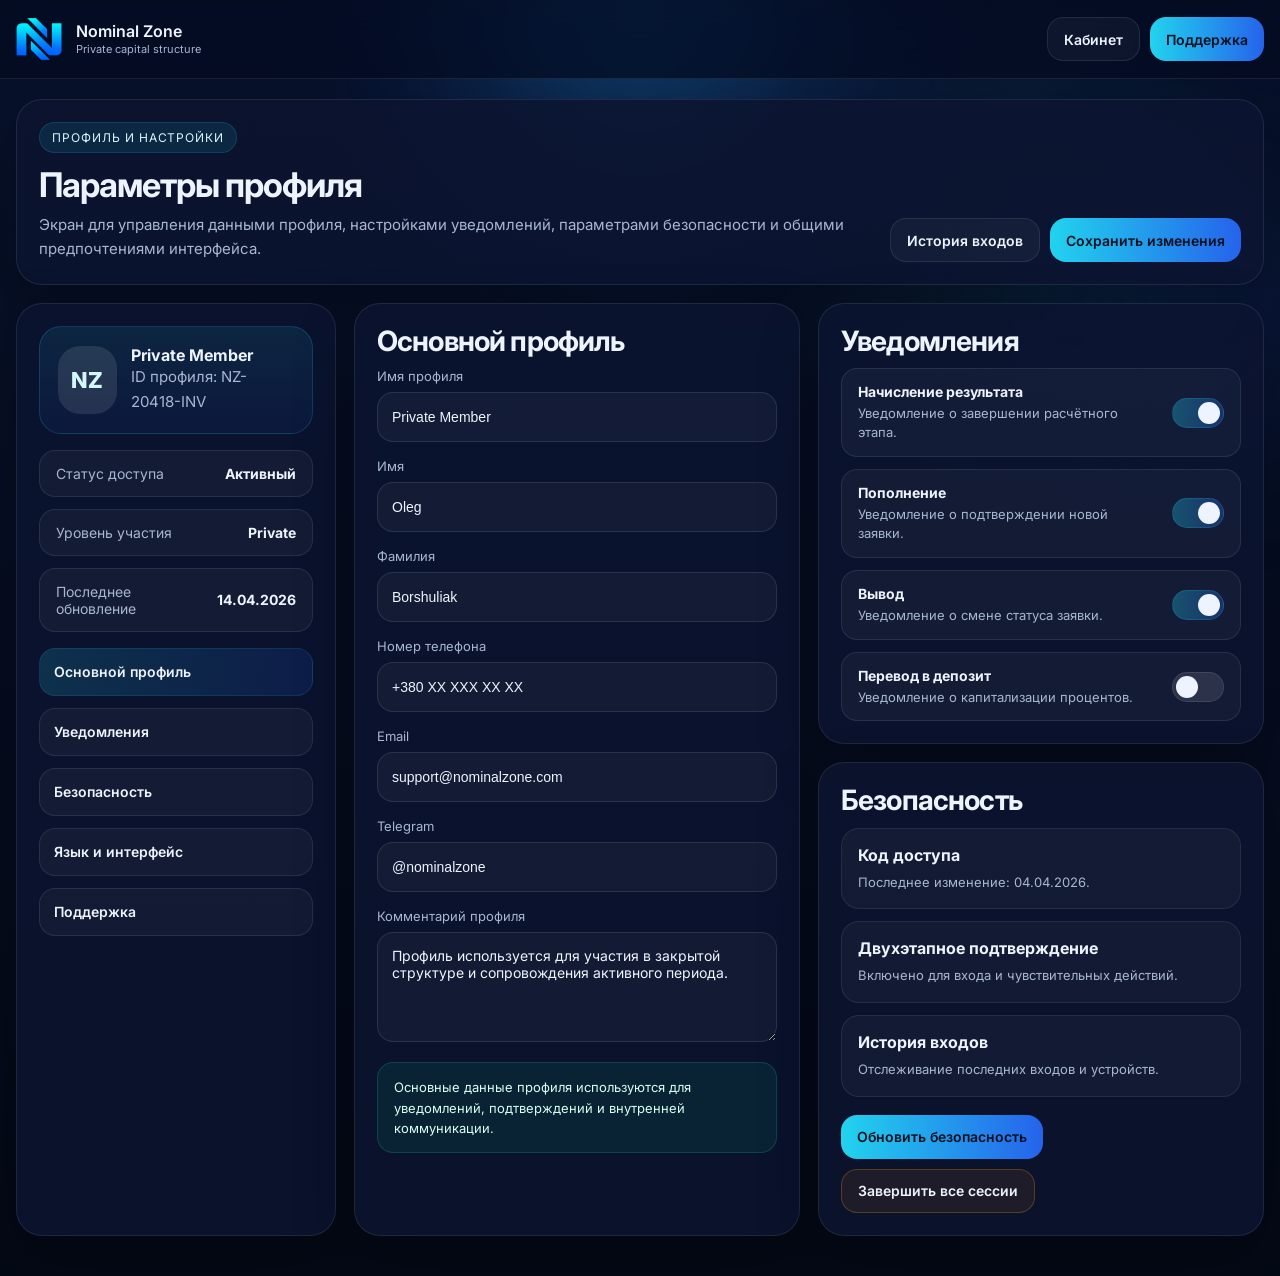
<file: settings.html>
<!DOCTYPE html>
<html lang="ru">
<head>
<meta charset="UTF-8" />
<meta name="viewport" content="width=device-width, initial-scale=1.0" />
<meta name="theme-color" content="#07112b" />
<link rel="preconnect" href="https://fonts.googleapis.com" />
<link rel="preconnect" href="https://fonts.gstatic.com" crossorigin />
<link href="https://fonts.googleapis.com/css2?family=Inter:wght@400;500;600;700;800&display=swap" rel="stylesheet" />
<title>Nominal Zone — Профиль и настройки</title>
<link rel="stylesheet" href="assets/site.css" />
</head>
<body>
<div class="orb one"></div>
<div class="orb two"></div>
<div class="page">
  <header class="header">
    <div class="header-inner">
      
      <a class="brand" href="index.html">
        <div class="brand-mark"><img src="assets/logo.png" alt="Nominal Zone logo" /></div>
        <div>
          <div class="brand-name">Nominal Zone</div>
          <div class="brand-sub">Private capital structure</div>
        </div>
      </a>
    
      <div class="actions"><a class="btn" href="dashboard.html">Кабинет</a><a class="btn primary" href="support.html">Поддержка</a></div>
    </div>
  </header>
  
<main class="wrap">
  <section class="hero">
    <div class="hero-top">
      <div><div class="badge">Профиль и настройки</div><h1>Параметры профиля</h1><p>Экран для управления данными профиля, настройками уведомлений, параметрами безопасности и общими предпочтениями интерфейса.</p></div>
      <div class="hero-actions"><a class="btn" href="history.html">История входов</a><a class="btn primary" href="#">Сохранить изменения</a></div>
    </div>
  </section>
  <section class="layout-sidebar">
    <aside class="panel">
      <div class="profile-card">
        <div class="profile-top">
          <div class="avatar">NZ</div>
          <div><strong>Private Member</strong><div class="subtext">ID профиля: NZ-20418-INV</div></div>
        </div>
      </div>
      <div class="summary" style="margin-top:16px">
        <div class="row"><span>Статус доступа</span><span>Активный</span></div>
        <div class="row"><span>Уровень участия</span><span>Private</span></div>
        <div class="row"><span>Последнее обновление</span><span>14.04.2026</span></div>
      </div>
      <nav class="menu" style="margin-top:16px">
        <a class="active" href="settings.html">Основной профиль</a>
        <a href="settings.html">Уведомления</a>
        <a href="settings.html">Безопасность</a>
        <a href="settings.html">Язык и интерфейс</a>
        <a href="support.html">Поддержка</a>
      </nav>
    </aside>
    <section class="grid-2">
      <div class="panel">
        <h2>Основной профиль</h2>
        <div class="field"><label class="label">Имя профиля</label><input class="input" value="Private Member"></div>
        <div class="field"><label class="label">Имя</label><input class="input" value="Oleg"></div>
        <div class="field"><label class="label">Фамилия</label><input class="input" value="Borshuliak"></div>
        <div class="field"><label class="label">Номер телефона</label><input class="input" value="+380 XX XXX XX XX"></div>
        <div class="field"><label class="label">Email</label><input class="input" value="support@nominalzone.com"></div>
        <div class="field"><label class="label">Telegram</label><input class="input" value="@nominalzone"></div>
        <div class="field"><label class="label">Комментарий профиля</label><textarea class="textarea">Профиль используется для участия в закрытой структуре и сопровождения активного периода.</textarea></div>
        <div class="notice success">Основные данные профиля используются для уведомлений, подтверждений и внутренней коммуникации.</div>
      </div>
      <div style="display:grid;gap:18px">
        <section class="panel">
          <h2>Уведомления</h2>
          <div class="switcher">
            <div class="switch-row"><div><strong>Начисление результата</strong><span>Уведомление о завершении расчётного этапа.</span></div><div class="toggle on"></div></div>
            <div class="switch-row"><div><strong>Пополнение</strong><span>Уведомление о подтверждении новой заявки.</span></div><div class="toggle on"></div></div>
            <div class="switch-row"><div><strong>Вывод</strong><span>Уведомление о смене статуса заявки.</span></div><div class="toggle on"></div></div>
            <div class="switch-row"><div><strong>Перевод в депозит</strong><span>Уведомление о капитализации процентов.</span></div><div class="toggle"></div></div>
          </div>
        </section>
        <section class="panel">
          <h2>Безопасность</h2>
          <div class="security-grid">
            <div class="security-item"><strong>Код доступа</strong><span>Последнее изменение: 04.04.2026.</span></div>
            <div class="security-item"><strong>Двухэтапное подтверждение</strong><span>Включено для входа и чувствительных действий.</span></div>
            <div class="security-item"><strong>История входов</strong><span>Отслеживание последних входов и устройств.</span></div>
          </div>
          <div class="row-actions" style="margin-top:18px"><a class="btn primary" href="#">Обновить безопасность</a><a class="btn warn" href="#">Завершить все сессии</a></div>
        </section>
      </div>
    </section>
  </section>
</main>

</div>
</body>
</html>
</file>
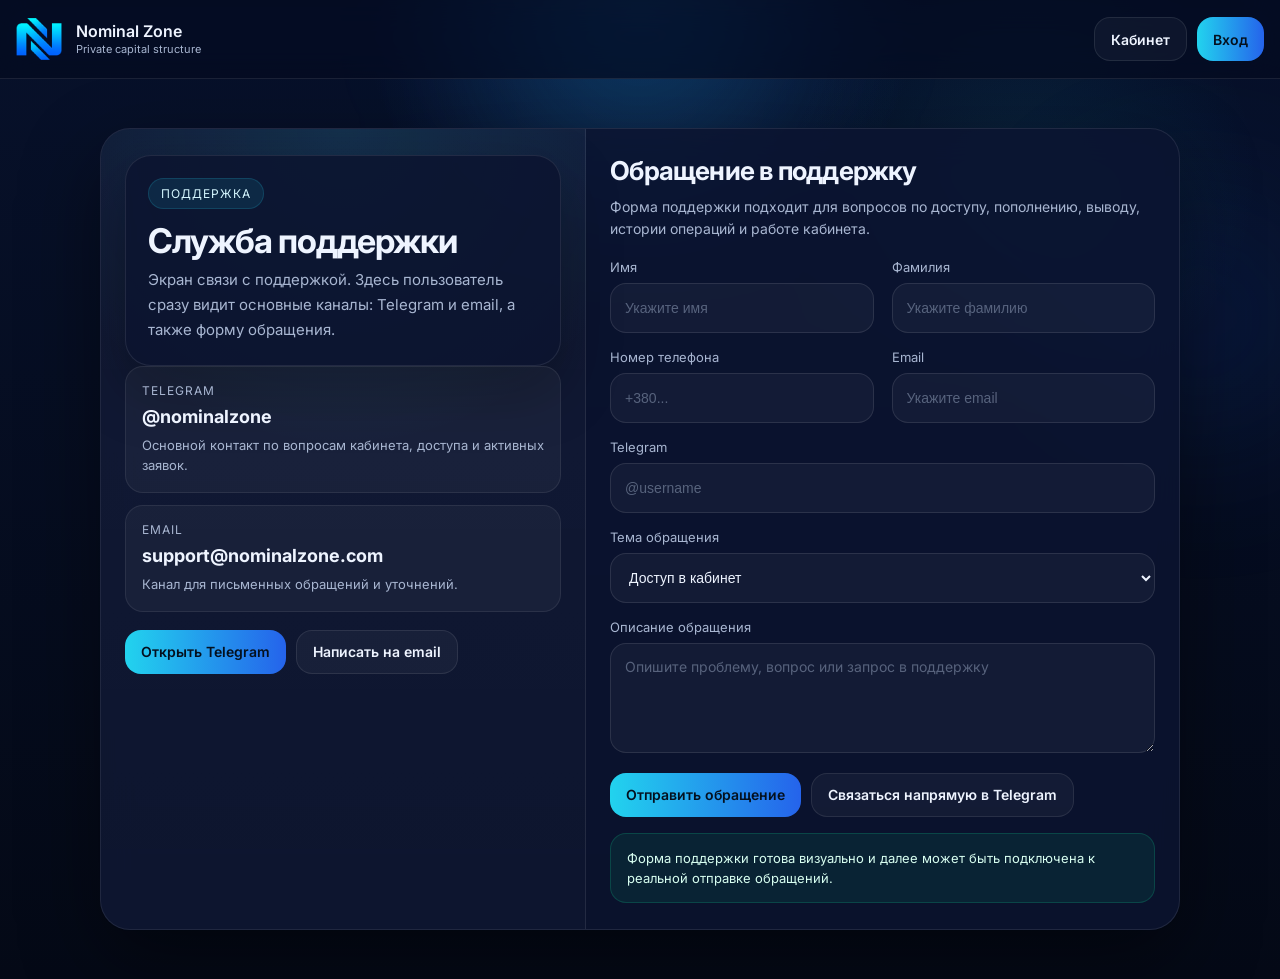
<file: support.html>
<!DOCTYPE html>
<html lang="ru">
<head>
<meta charset="UTF-8" />
<meta name="viewport" content="width=device-width, initial-scale=1.0" />
<meta name="theme-color" content="#07112b" />
<link rel="preconnect" href="https://fonts.googleapis.com" />
<link rel="preconnect" href="https://fonts.gstatic.com" crossorigin />
<link href="https://fonts.googleapis.com/css2?family=Inter:wght@400;500;600;700;800&display=swap" rel="stylesheet" />
<title>Nominal Zone — Поддержка</title>
<link rel="stylesheet" href="assets/site.css" />
</head>
<body>
<div class="orb one"></div>
<div class="orb two"></div>
<div class="page">
  <header class="header">
    <div class="header-inner">
      
      <a class="brand" href="index.html">
        <div class="brand-mark"><img src="assets/logo.png" alt="Nominal Zone logo" /></div>
        <div>
          <div class="brand-name">Nominal Zone</div>
          <div class="brand-sub">Private capital structure</div>
        </div>
      </a>
    
      <div class="actions"><a class="btn" href="dashboard.html">Кабинет</a><a class="btn primary" href="login.html">Вход</a></div>
    </div>
  </header>
  
<main class="page" style="display:flex;align-items:center;justify-content:center;padding:24px 12px;">
  <div class="card-split">
    <aside class="side">
      <div class="hero">
        <div class="badge">Поддержка</div>
        <h1>Служба поддержки</h1>
        <p>Экран связи с поддержкой. Здесь пользователь сразу видит основные каналы: Telegram и email, а также форму обращения.</p>
      </div>
      <div class="contacts">
        <div class="contact"><div class="k">Telegram</div><div class="v">@nominalzone</div><div class="s">Основной контакт по вопросам кабинета, доступа и активных заявок.</div></div>
        <div class="contact"><div class="k">Email</div><div class="v">support@nominalzone.com</div><div class="s">Канал для письменных обращений и уточнений.</div></div>
      </div>
      <div class="row-actions" style="margin-top:18px">
        <a class="btn primary" href="https://t.me/nominalzone" target="_blank" rel="noopener">Открыть Telegram</a>
        <a class="btn" href="mailto:support@nominalzone.com">Написать на email</a>
      </div>
    </aside>
    <section class="form-wrap">
      <h2 class="section-title">Обращение в поддержку</h2>
      <p class="section-text">Форма поддержки подходит для вопросов по доступу, пополнению, выводу, истории операций и работе кабинета.</p>
      <div class="grid-2">
        <div class="field"><label class="label">Имя</label><input class="input" placeholder="Укажите имя"></div>
        <div class="field"><label class="label">Фамилия</label><input class="input" placeholder="Укажите фамилию"></div>
      </div>
      <div class="grid-2">
        <div class="field"><label class="label">Номер телефона</label><input class="input" placeholder="+380..."></div>
        <div class="field"><label class="label">Email</label><input class="input" placeholder="Укажите email"></div>
      </div>
      <div class="field"><label class="label">Telegram</label><input class="input" placeholder="@username"></div>
      <div class="field"><label class="label">Тема обращения</label><select class="select"><option>Доступ в кабинет</option><option>Пополнение</option><option>Вывод</option><option>Перевод в депозит</option><option>История операций</option><option>Профиль и настройки</option><option>Другое</option></select></div>
      <div class="field"><label class="label">Описание обращения</label><textarea class="textarea" placeholder="Опишите проблему, вопрос или запрос в поддержку"></textarea></div>
      <div class="actions">
        <a class="btn primary" href="#">Отправить обращение</a>
        <a class="btn secondary" href="https://t.me/nominalzone" target="_blank" rel="noopener">Связаться напрямую в Telegram</a>
      </div>
      <div class="notice success">Форма поддержки готова визуально и далее может быть подключена к реальной отправке обращений.</div>
    </section>
  </div>
</main>

</div>
</body>
</html>
</file>
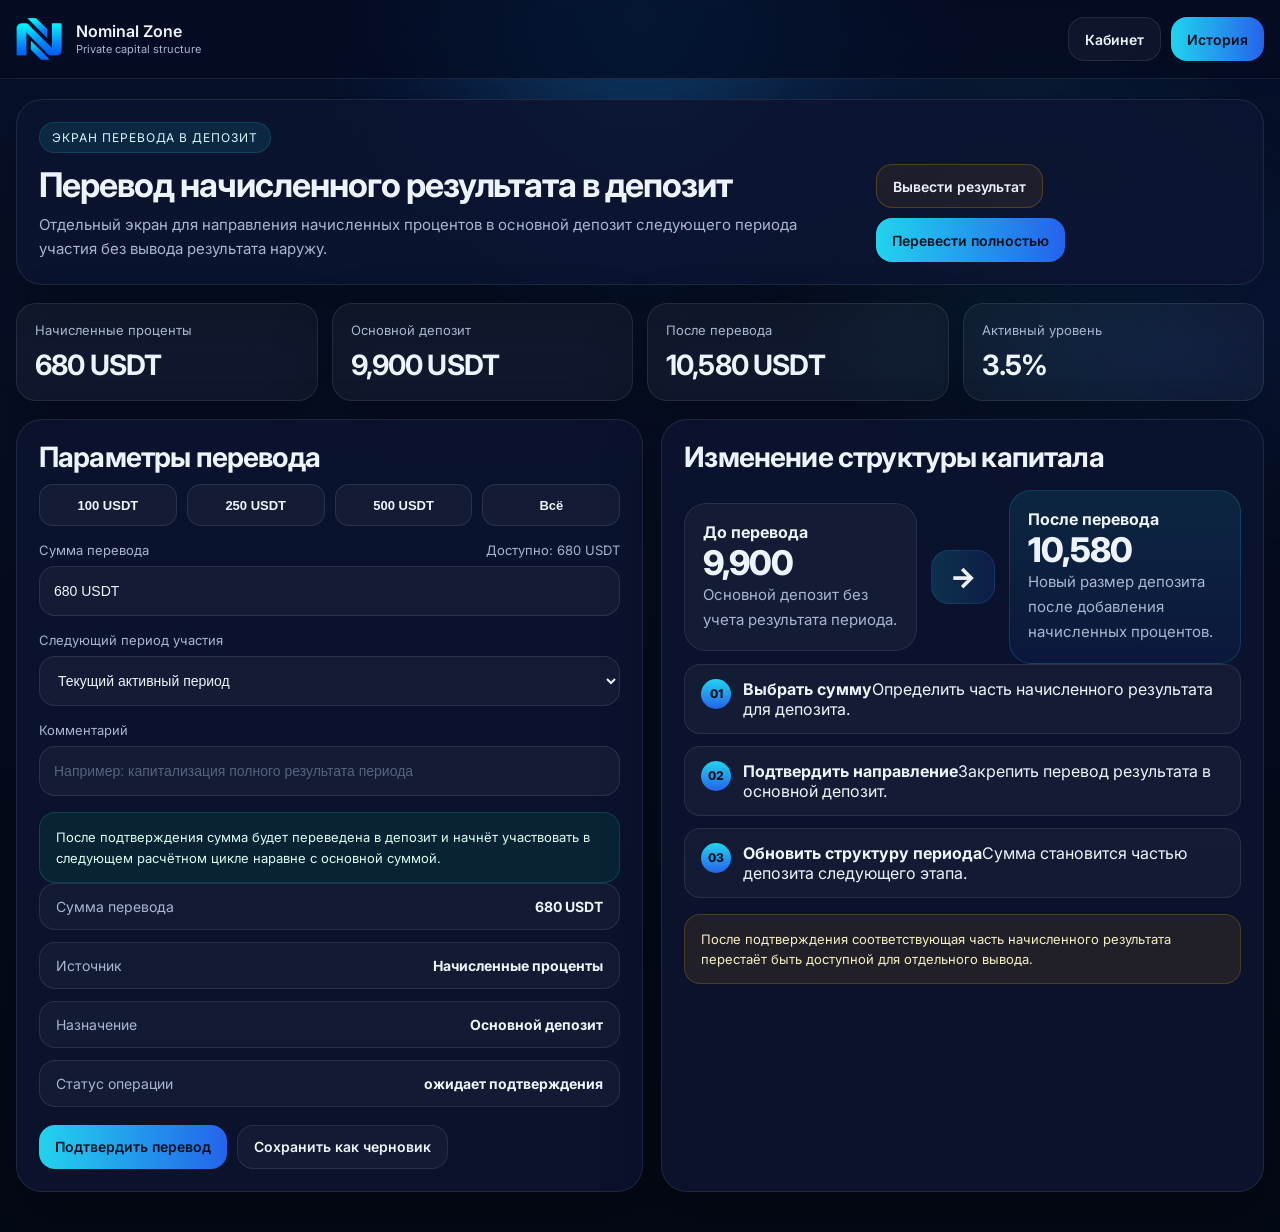
<file: transfer.html>
<!DOCTYPE html>
<html lang="ru">
<head>
<meta charset="UTF-8" />
<meta name="viewport" content="width=device-width, initial-scale=1.0" />
<meta name="theme-color" content="#07112b" />
<link rel="preconnect" href="https://fonts.googleapis.com" />
<link rel="preconnect" href="https://fonts.gstatic.com" crossorigin />
<link href="https://fonts.googleapis.com/css2?family=Inter:wght@400;500;600;700;800&display=swap" rel="stylesheet" />
<title>Nominal Zone — Перевод в депозит</title>
<link rel="stylesheet" href="assets/site.css" />
</head>
<body>
<div class="orb one"></div>
<div class="orb two"></div>
<div class="page">
  <header class="header">
    <div class="header-inner">
      
      <a class="brand" href="index.html">
        <div class="brand-mark"><img src="assets/logo.png" alt="Nominal Zone logo" /></div>
        <div>
          <div class="brand-name">Nominal Zone</div>
          <div class="brand-sub">Private capital structure</div>
        </div>
      </a>
    
      <div class="actions"><a class="btn" href="dashboard.html">Кабинет</a><a class="btn primary" href="history.html">История</a></div>
    </div>
  </header>
  
<main class="wrap">
  <section class="hero">
    <div class="hero-top">
      <div><div class="badge">Экран перевода в депозит</div><h1>Перевод начисленного результата в депозит</h1><p>Отдельный экран для направления начисленных процентов в основной депозит следующего периода участия без вывода результата наружу.</p></div>
      <div class="hero-actions"><a class="btn warn" href="withdraw.html">Вывести результат</a><a class="btn primary" href="#">Перевести полностью</a></div>
    </div>
  </section>
  <section class="stats">
    <div class="stat"><div class="label">Начисленные проценты</div><div class="value">680 USDT</div></div>
    <div class="stat"><div class="label">Основной депозит</div><div class="value">9,900 USDT</div></div>
    <div class="stat"><div class="label">После перевода</div><div class="value">10,580 USDT</div></div>
    <div class="stat"><div class="label">Активный уровень</div><div class="value">3.5%</div></div>
  </section>
  <section class="layout-2">
    <div class="panel">
      <h2>Параметры перевода</h2>
      <div class="quick"><button>100 USDT</button><button>250 USDT</button><button>500 USDT</button><button>Всё</button></div>
      <div class="field"><label class="label flex"><span>Сумма перевода</span><span>Доступно: 680 USDT</span></label><input class="input" value="680 USDT"></div>
      <div class="field"><label class="label">Следующий период участия</label><select class="select"><option>Текущий активный период</option><option>Следующий инвестиционный период</option></select></div>
      <div class="field"><label class="label">Комментарий</label><input class="input" placeholder="Например: капитализация полного результата периода"></div>
      <div class="notice success">После подтверждения сумма будет переведена в депозит и начнёт участвовать в следующем расчётном цикле наравне с основной суммой.</div>
      <div class="summary">
        <div class="row"><span>Сумма перевода</span><span>680 USDT</span></div>
        <div class="row"><span>Источник</span><span>Начисленные проценты</span></div>
        <div class="row"><span>Назначение</span><span>Основной депозит</span></div>
        <div class="row"><span>Статус операции</span><span>ожидает подтверждения</span></div>
      </div>
      <div class="row-actions" style="margin-top:18px"><a class="btn primary" href="#">Подтвердить перевод</a><a class="btn" href="#">Сохранить как черновик</a></div>
    </div>
    <div class="panel">
      <h2>Изменение структуры капитала</h2>
      <div class="compare">
        <div class="compare-card"><strong>До перевода</strong><div class="big">9,900</div><div class="subtext">Основной депозит без учета результата периода.</div></div>
        <div class="arrow">→</div>
        <div class="compare-card" style="background:linear-gradient(180deg, rgba(34,211,238,.10), rgba(37,99,235,.08)); border-color:rgba(34,211,238,.18);"><strong>После перевода</strong><div class="big">10,580</div><div class="subtext">Новый размер депозита после добавления начисленных процентов.</div></div>
      </div>
      <div class="steps">
        <div class="step"><div class="step-num">01</div><div><strong>Выбрать сумму</strong><span>Определить часть начисленного результата для депозита.</span></div></div>
        <div class="step"><div class="step-num">02</div><div><strong>Подтвердить направление</strong><span>Закрепить перевод результата в основной депозит.</span></div></div>
        <div class="step"><div class="step-num">03</div><div><strong>Обновить структуру периода</strong><span>Сумма становится частью депозита следующего этапа.</span></div></div>
      </div>
      <div class="notice warn">После подтверждения соответствующая часть начисленного результата перестаёт быть доступной для отдельного вывода.</div>
    </div>
  </section>
</main>

</div>
</body>
</html>
</file>
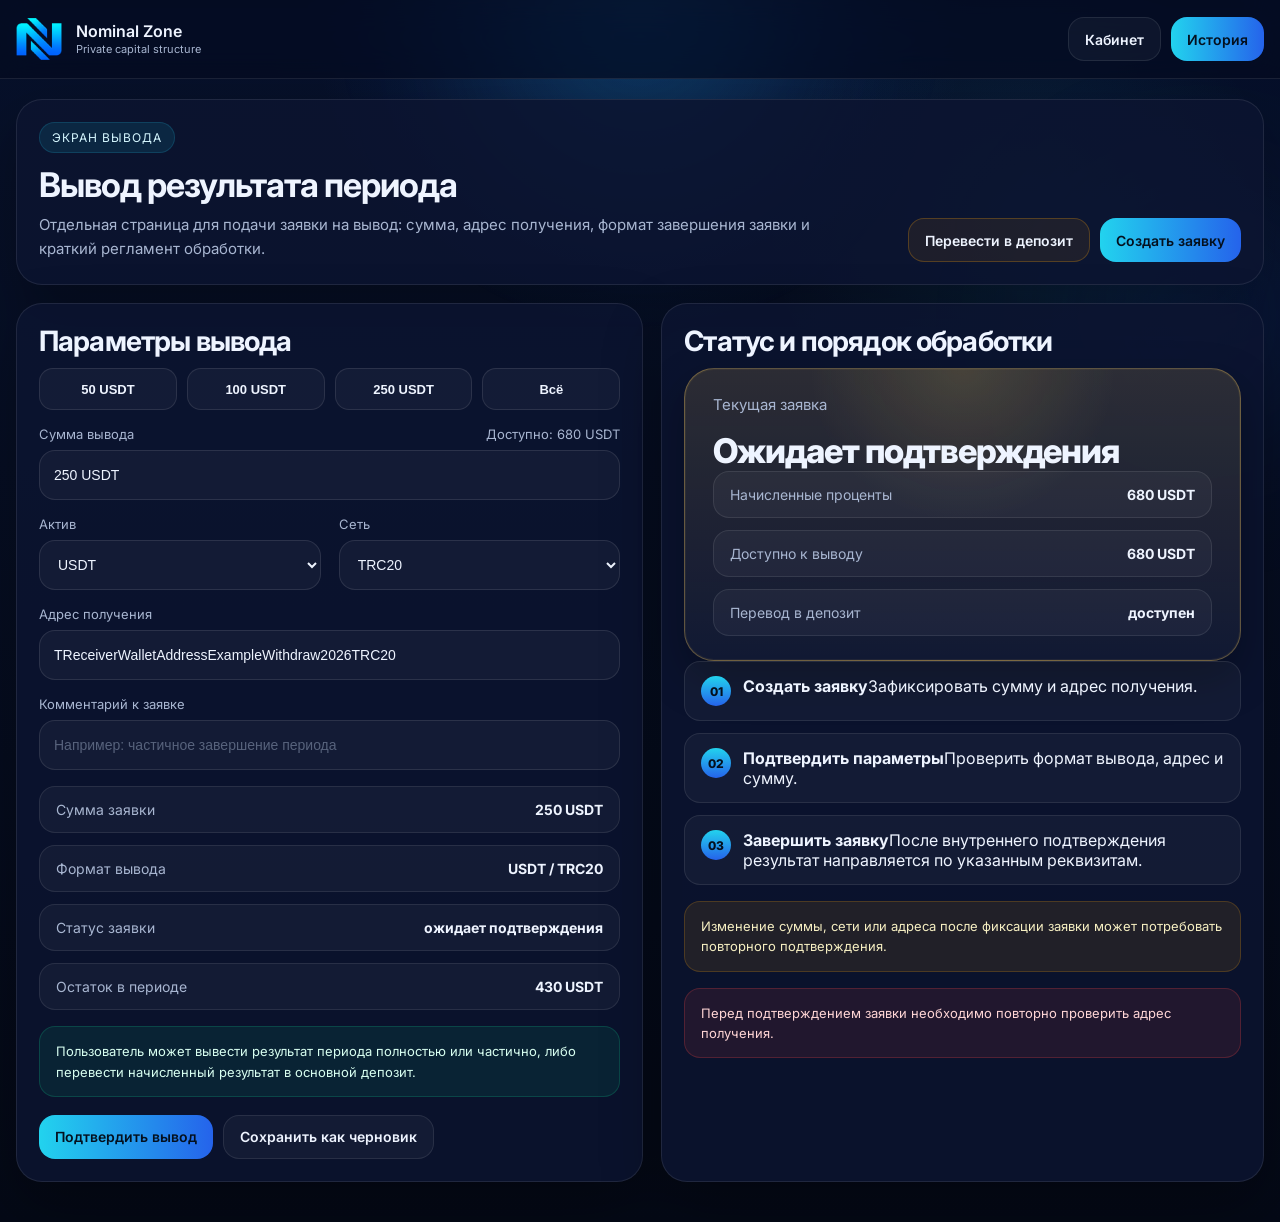
<file: withdraw.html>
<!DOCTYPE html>
<html lang="ru">
<head>
<meta charset="UTF-8" />
<meta name="viewport" content="width=device-width, initial-scale=1.0" />
<meta name="theme-color" content="#07112b" />
<link rel="preconnect" href="https://fonts.googleapis.com" />
<link rel="preconnect" href="https://fonts.gstatic.com" crossorigin />
<link href="https://fonts.googleapis.com/css2?family=Inter:wght@400;500;600;700;800&display=swap" rel="stylesheet" />
<title>Nominal Zone — Вывод</title>
<link rel="stylesheet" href="assets/site.css" />
</head>
<body>
<div class="orb one"></div>
<div class="orb two"></div>
<div class="page">
  <header class="header">
    <div class="header-inner">
      
      <a class="brand" href="index.html">
        <div class="brand-mark"><img src="assets/logo.png" alt="Nominal Zone logo" /></div>
        <div>
          <div class="brand-name">Nominal Zone</div>
          <div class="brand-sub">Private capital structure</div>
        </div>
      </a>
    
      <div class="actions"><a class="btn" href="dashboard.html">Кабинет</a><a class="btn primary" href="history.html">История</a></div>
    </div>
  </header>
  
<main class="wrap">
  <section class="hero">
    <div class="hero-top">
      <div><div class="badge">Экран вывода</div><h1>Вывод результата периода</h1><p>Отдельная страница для подачи заявки на вывод: сумма, адрес получения, формат завершения заявки и краткий регламент обработки.</p></div>
      <div class="hero-actions"><a class="btn warn" href="transfer.html">Перевести в депозит</a><a class="btn primary" href="#">Создать заявку</a></div>
    </div>
  </section>
  <section class="layout-2">
    <div class="panel">
      <h2>Параметры вывода</h2>
      <div class="quick"><button>50 USDT</button><button>100 USDT</button><button>250 USDT</button><button>Всё</button></div>
      <div class="field"><label class="label flex"><span>Сумма вывода</span><span>Доступно: 680 USDT</span></label><input class="input" value="250 USDT"></div>
      <div class="grid-2">
        <div class="field"><label class="label">Актив</label><select class="select"><option>USDT</option></select></div>
        <div class="field"><label class="label">Сеть</label><select class="select"><option>TRC20</option><option>ERC20</option><option>BEP20</option></select></div>
      </div>
      <div class="field"><label class="label">Адрес получения</label><input class="input" value="TReceiverWalletAddressExampleWithdraw2026TRC20"></div>
      <div class="field"><label class="label">Комментарий к заявке</label><input class="input" placeholder="Например: частичное завершение периода"></div>
      <div class="summary">
        <div class="row"><span>Сумма заявки</span><span>250 USDT</span></div>
        <div class="row"><span>Формат вывода</span><span>USDT / TRC20</span></div>
        <div class="row"><span>Статус заявки</span><span>ожидает подтверждения</span></div>
        <div class="row"><span>Остаток в периоде</span><span>430 USDT</span></div>
      </div>
      <div class="notice success">Пользователь может вывести результат периода полностью или частично, либо перевести начисленный результат в основной депозит.</div>
      <div class="row-actions" style="margin-top:18px"><a class="btn primary" href="#">Подтвердить вывод</a><a class="btn" href="#">Сохранить как черновик</a></div>
    </div>
    <div class="panel">
      <h2>Статус и порядок обработки</h2>
      <div class="status-card">
        <div class="subtext">Текущая заявка</div>
        <div class="compare-card" style="margin-top:12px;padding:0;border:none;background:transparent"><div class="big">Ожидает подтверждения</div></div>
        <div class="summary">
          <div class="row"><span>Начисленные проценты</span><span>680 USDT</span></div>
          <div class="row"><span>Доступно к выводу</span><span>680 USDT</span></div>
          <div class="row"><span>Перевод в депозит</span><span>доступен</span></div>
        </div>
      </div>
      <div class="steps">
        <div class="step"><div class="step-num">01</div><div><strong>Создать заявку</strong><span>Зафиксировать сумму и адрес получения.</span></div></div>
        <div class="step"><div class="step-num">02</div><div><strong>Подтвердить параметры</strong><span>Проверить формат вывода, адрес и сумму.</span></div></div>
        <div class="step"><div class="step-num">03</div><div><strong>Завершить заявку</strong><span>После внутреннего подтверждения результат направляется по указанным реквизитам.</span></div></div>
      </div>
      <div class="notice warn">Изменение суммы, сети или адреса после фиксации заявки может потребовать повторного подтверждения.</div>
      <div class="notice danger">Перед подтверждением заявки необходимо повторно проверить адрес получения.</div>
    </div>
  </section>
</main>

</div>
</body>
</html>
</file>
<file: assets/site.css>
:root{
  --bg:#050b1f;
  --bg2:#0b1430;
  --card:rgba(12,20,48,.86);
  --card-soft:rgba(255,255,255,.04);
  --border:rgba(255,255,255,.09);
  --text:#eef4ff;
  --muted:#a8b6d1;
  --accent1:#22d3ee;
  --accent2:#2563eb;
  --success:#10b981;
  --success-soft:rgba(16,185,129,.10);
  --warning:#f59e0b;
  --warning-soft:rgba(245,158,11,.10);
  --danger:#ef4444;
  --danger-soft:rgba(239,68,68,.10);
  --shadow:0 24px 60px rgba(0,0,0,.30);
  --radius:24px;
}
*{box-sizing:border-box}
html,body{margin:0;padding:0}
body{
  font-family:Inter,-apple-system,BlinkMacSystemFont,"Segoe UI",Roboto,Arial,sans-serif;
  color:var(--text);
  overflow-x:hidden;
  background:
    radial-gradient(circle at top, rgba(37,99,235,.20), transparent 24%),
    radial-gradient(circle at 80% 18%, rgba(34,211,238,.09), transparent 18%),
    linear-gradient(180deg,#07112b 0%, #040916 100%);
}
a{color:inherit}
img{max-width:100%;height:auto}
.orb{
  position:fixed;border-radius:999px;filter:blur(80px);pointer-events:none;z-index:0;
}
.orb.one{width:300px;height:300px;left:50%;top:-120px;transform:translateX(-50%);background:rgba(34,211,238,.14)}
.orb.two{width:240px;height:240px;right:-40px;top:22%;background:rgba(37,99,235,.12)}
.page{position:relative;z-index:1;min-height:100vh}
.container{width:min(1320px, calc(100% - 32px));margin:0 auto}
.header{
  position:sticky;top:0;z-index:50;
  backdrop-filter:blur(16px) saturate(120%);
  background:rgba(5,11,31,.74);
  border-bottom:1px solid var(--border);
}
.header-inner{
  width:min(1320px, calc(100% - 32px));margin:0 auto;height:78px;
  display:flex;align-items:center;justify-content:space-between;gap:18px;
}
.brand{display:flex;align-items:center;gap:14px;text-decoration:none;color:inherit}
.brand-mark{width:46px;height:46px;border-radius:0;display:flex;align-items:center;justify-content:center;overflow:visible;background:transparent;box-shadow:none;color:#04101e;font-weight:800;letter-spacing:.06em;flex:0 0 auto}
.brand-mark img{width:46px;height:46px;object-fit:contain;display:block;filter:none}
.header .actions{justify-content:flex-end}

.brand-mark.fallback{
  border-radius:18px;background:linear-gradient(135deg,var(--accent1),var(--accent2));
  box-shadow:0 12px 24px rgba(34,211,238,.18);overflow:hidden;
}
.brand-name{font-size:16px;font-weight:600;letter-spacing:0;text-transform:none;line-height:1.1}
.brand-sub{margin-top:3px;font-size:11px;color:var(--muted);line-height:1.1}
.actions,.hero-actions,.row-actions{display:flex;gap:10px;flex-wrap:wrap}
.btn{
  height:44px;padding:0 16px;border-radius:16px;border:1px solid var(--border);
  background:rgba(255,255,255,.04);color:var(--text);font-size:14px;font-weight:600;
  display:inline-flex;align-items:center;justify-content:center;text-decoration:none;cursor:pointer;
  white-space:nowrap;
}
.btn.primary{border:none;color:#04101e;background:linear-gradient(90deg,var(--accent1),var(--accent2))}
.btn.warn{border:1px solid rgba(245,158,11,.26);background:rgba(245,158,11,.08)}
.wrap{width:min(1320px, calc(100% - 32px));margin:0 auto;padding:20px 0 40px;display:grid;gap:18px}
.hero,.panel,.stat,.sidebar{
  border-radius:26px;background:var(--card);border:1px solid var(--border);box-shadow:var(--shadow);
}
.hero,.panel,.sidebar{padding:22px}
.hero-top{display:flex;justify-content:space-between;gap:20px;align-items:end}
.badge{
  display:inline-flex;align-items:center;padding:7px 12px;border-radius:999px;
  background:rgba(34,211,238,.10);border:1px solid rgba(34,211,238,.16);
  color:#d5f7ff;font-size:12px;text-transform:uppercase;letter-spacing:.08em;margin-bottom:14px;
}
h1,h2,h3,p{margin:0}
.hero h1{font-size:34px;line-height:1.05;letter-spacing:-.03em;margin-bottom:10px}
.hero p,.desc,.subtext{color:var(--muted);font-size:15px;line-height:1.65}
.panel h2{font-size:28px;line-height:1.08;letter-spacing:-.03em;margin-bottom:12px}
.desc{margin-bottom:18px;font-size:14px;line-height:1.6}
.stats{display:grid;grid-template-columns:repeat(4,1fr);gap:14px}
.stat{padding:18px;border-radius:20px;background:var(--card-soft)}
.stat .label{font-size:13px;color:var(--muted)}
.stat .value{margin-top:10px;font-size:28px;font-weight:700;letter-spacing:-.03em}
.layout-2{display:grid;grid-template-columns:1.02fr .98fr;gap:18px}
.layout-sidebar{display:grid;grid-template-columns:320px 1fr;gap:18px}
.layout-dashboard{display:grid;grid-template-columns:280px 1fr;gap:20px}
.grid-2{display:grid;grid-template-columns:1fr 1fr;gap:18px}
.grid-4{display:grid;grid-template-columns:repeat(4,1fr);gap:10px}
.field{margin-bottom:16px}
.label{display:block;margin-bottom:8px;font-size:13px;color:var(--muted)}
.label.flex{display:flex;justify-content:space-between;gap:12px}
.input,.select,.textarea{
  width:100%;border-radius:16px;border:1px solid rgba(255,255,255,.10);
  background:rgba(255,255,255,.04);color:var(--text);font-size:14px;outline:none;
}
.input,.select{height:50px;padding:0 14px}
.textarea{min-height:110px;padding:14px;resize:vertical;font-family:inherit}
.input::placeholder,.textarea::placeholder{color:rgba(168,182,209,.46)}
.quick{display:grid;grid-template-columns:repeat(4,1fr);gap:10px;margin-bottom:16px}
.quick button,.chip{
  height:42px;border-radius:14px;border:1px solid rgba(255,255,255,.10);
  background:rgba(255,255,255,.04);color:var(--text);font-size:13px;font-weight:700;
  display:inline-flex;align-items:center;justify-content:center;padding:0 12px;text-decoration:none;
}
.chip.active, .quick button.active{background:linear-gradient(90deg, rgba(34,211,238,.16), rgba(37,99,235,.14));border-color:rgba(34,211,238,.12)}
.summary,.list,.steps,.timeline,.contacts,.points,.security-grid,.switcher,.menu{display:grid;gap:12px}
.row{
  display:flex;justify-content:space-between;gap:16px;align-items:center;
  padding:14px 16px;border-radius:16px;border:1px solid var(--border);background:rgba(255,255,255,.04);
}
.row span:first-child{font-size:14px;color:var(--muted)}
.row span:last-child{font-size:14px;font-weight:700}
.notice{margin-top:16px;padding:14px 16px;border-radius:16px;font-size:13px;line-height:1.56}
.notice.success{background:var(--success-soft);border:1px solid rgba(16,185,129,.24);color:#d8fff1}
.notice.warn{background:var(--warning-soft);border:1px solid rgba(245,158,11,.20);color:#f6efc2}
.notice.danger{background:var(--danger-soft);border:1px solid rgba(239,68,68,.24);color:#ffd6d6}
.profile-card,.status-card,.wallet-box{
  border-radius:22px;background:linear-gradient(180deg, rgba(34,211,238,.10), rgba(37,99,235,.08));
  border:1px solid rgba(34,211,238,.18);padding:18px;
}
.avatar{
  width:68px;height:68px;border-radius:22px;display:flex;align-items:center;justify-content:center;
  background:rgba(255,255,255,.10);color:#d5f7ff;font-size:22px;font-weight:800;
}
.profile-top,.wallet-top{display:flex;align-items:center;gap:14px}
.menu a{
  text-decoration:none;color:var(--text);height:48px;padding:0 14px;border-radius:16px;display:flex;align-items:center;
  border:1px solid var(--border);background:rgba(255,255,255,.04);font-size:14px;font-weight:600;
}
.menu a.active{background:linear-gradient(90deg, rgba(34,211,238,.16), rgba(37,99,235,.14));border-color:rgba(34,211,238,.12)}
.chart{
  height:300px;border-radius:20px;border:1px solid var(--border);
  background:linear-gradient(180deg, rgba(255,255,255,.03), rgba(255,255,255,.015));
  position:relative;overflow:hidden;
}
.chart svg{width:100%;height:100%}
.chart-legend{margin-top:14px;display:flex;flex-wrap:wrap;gap:16px}
.legend-item{display:flex;align-items:center;gap:8px;font-size:13px;color:var(--muted)}
.legend-line{width:26px;height:3px;border-radius:999px;display:block}
.item{
  display:grid;grid-template-columns:60px 1.15fr .8fr .75fr;gap:16px;align-items:center;
  padding:16px 18px;border-top:1px solid rgba(255,255,255,.06)
}
.day{border-radius:20px;border:1px solid var(--border);background:rgba(255,255,255,.04);overflow:hidden}
.day-head{display:flex;justify-content:space-between;gap:12px;align-items:center;padding:16px 18px;background:rgba(255,255,255,.03);border-bottom:1px solid rgba(255,255,255,.06)}
.icon{
  width:42px;height:42px;border-radius:14px;display:flex;align-items:center;justify-content:center;font-size:18px;font-weight:700;
  background:rgba(255,255,255,.05);border:1px solid rgba(255,255,255,.08)
}
.icon.plus{color:#b8fff1;border-color:rgba(16,185,129,.22);background:rgba(16,185,129,.08)}
.icon.out{color:#ffe4c7;border-color:rgba(245,158,11,.22);background:rgba(245,158,11,.08)}
.icon.move{color:#d8e6ff;border-color:rgba(59,130,246,.22);background:rgba(59,130,246,.08)}
.icon.cycle{color:#f3ddff;border-color:rgba(168,85,247,.22);background:rgba(168,85,247,.08)}
.status{
  display:inline-flex;align-items:center;justify-content:center;height:34px;padding:0 12px;border-radius:12px;
  font-size:12px;font-weight:700;text-transform:uppercase;letter-spacing:.05em;border:1px solid rgba(255,255,255,.08)
}
.status.done{color:#d8fff1;background:var(--success-soft);border-color:rgba(16,185,129,.22)}
.status.wait{color:#f6efc2;background:var(--warning-soft);border-color:rgba(245,158,11,.20)}
.status.cancel{color:#ffd6d6;background:var(--danger-soft);border-color:rgba(239,68,68,.22)}
.amount{font-size:18px;font-weight:700;text-align:right}
.amount.plus{color:#b8fff1}
.amount.out{color:#ffe4c7}
.amount.neutral{text-align:right}
.switch-row{
  display:flex;justify-content:space-between;gap:16px;align-items:center;
  padding:14px 16px;border-radius:16px;border:1px solid var(--border);background:rgba(255,255,255,.04)
}
.switch-row strong{display:block;font-size:14px}
.switch-row span{display:block;margin-top:4px;color:var(--muted);font-size:13px;line-height:1.45}
.toggle{position:relative;width:52px;height:30px;border-radius:999px;background:rgba(255,255,255,.10);border:1px solid rgba(255,255,255,.10);flex:0 0 auto}
.toggle::after{content:"";position:absolute;top:3px;left:3px;width:22px;height:22px;border-radius:999px;background:#eef4ff}
.toggle.on{background:linear-gradient(90deg, rgba(34,211,238,.30), rgba(37,99,235,.30));border-color:rgba(34,211,238,.16)}
.toggle.on::after{left:25px}
.step{display:flex;gap:12px;align-items:flex-start;padding:14px 16px;border-radius:16px;border:1px solid var(--border);background:rgba(255,255,255,.04)}
.step-num{
  width:30px;height:30px;border-radius:999px;display:flex;align-items:center;justify-content:center;
  background:linear-gradient(180deg,var(--accent1),var(--accent2));color:#04101e;font-size:12px;font-weight:800;flex:0 0 auto
}
.compare{display:grid;grid-template-columns:1fr 64px 1fr;gap:14px;align-items:center;margin-top:18px}
.compare-card{border-radius:22px;border:1px solid var(--border);background:rgba(255,255,255,.04);padding:18px}
.compare-card .big{font-size:34px;font-weight:800;letter-spacing:-.03em}
.arrow{display:flex;align-items:center;justify-content:center;height:54px;border-radius:18px;background:linear-gradient(90deg, rgba(34,211,238,.16), rgba(37,99,235,.14));border:1px solid rgba(34,211,238,.12);font-size:28px;font-weight:800}
.card-split{
  width:min(1080px,100%);max-width:100%;border-radius:30px;background:var(--card);border:1px solid var(--border);box-shadow:0 30px 80px rgba(0,0,0,.42);
  backdrop-filter:blur(18px) saturate(120%);overflow:hidden;display:grid;grid-template-columns:.9fr 1.1fr
}
.side{padding:26px 24px;border-right:1px solid var(--border);background:radial-gradient(circle at top, rgba(34,211,238,.12), transparent 38%),linear-gradient(180deg, rgba(255,255,255,.03), rgba(255,255,255,.01))}
.form-wrap{padding:26px 24px}
.section-title{font-size:26px;letter-spacing:-.03em;margin-bottom:10px}
.section-text{margin-bottom:18px;color:var(--muted);font-size:14px;line-height:1.62}
.contact,.point,.security-item{padding:16px;border-radius:18px;background:rgba(255,255,255,.04);border:1px solid rgba(255,255,255,.08)}
.contact .k{font-size:12px;color:var(--muted);text-transform:uppercase;letter-spacing:.08em}
.contact .v{margin-top:8px;font-size:18px;font-weight:700;line-height:1.25}
.contact .s,.point span,.security-item span{margin-top:8px;color:var(--muted);font-size:13px;line-height:1.52;display:block}
.footer-note,.foot{margin-top:18px;padding-top:16px;border-top:1px solid var(--border);color:var(--muted);font-size:12px;line-height:1.58}
.footer-note strong,.foot strong{color:#ffffff}
@media (max-width:1120px){
  .layout-2,.layout-sidebar,.layout-dashboard{grid-template-columns:1fr}
  .stats{grid-template-columns:1fr 1fr}
  .grid-2,.compare{grid-template-columns:1fr}
  .arrow{height:44px;font-size:22px}
}
@media (max-width:860px){
  .card-split{grid-template-columns:1fr}
  .side{border-right:none;border-bottom:1px solid var(--border)}
}
@media (max-width:760px){
  .container,.header-inner,.wrap{width:min(420px, calc(100% - 24px))}
  .header-inner{height:72px}
  .brand-mark{width:42px;height:42px;border-radius:0}
  .brand-name{font-size:13px;letter-spacing:0}
  .brand-sub{font-size:10px}
  .hero,.panel,.sidebar,.side,.form-wrap{padding:18px 16px;border-radius:20px}
  .hero-top{display:block}
  .hero h1{font-size:24px}
  .hero p,.desc,.section-text,.subtext{font-size:14px}
  .hero-actions{margin-top:16px}
  .stats{grid-template-columns:1fr}
  .panel h2{font-size:22px}
  .grid-2{grid-template-columns:1fr}
  .quick{grid-template-columns:1fr 1fr}
  .item{grid-template-columns:52px 1fr;gap:12px}
  .item > :nth-child(3), .item > :nth-child(4){grid-column:2}
  .amount,.amount.neutral{text-align:left}
}


/* --- landing v2 --- */
.landing-wrap{
  width:min(1320px, calc(100% - 32px));
  margin:0 auto;
  padding:22px 0 44px;
  display:grid;
  gap:18px;
}
.status-card{
  padding:20px 24px;
  border-radius:28px;
  background:linear-gradient(180deg, rgba(245,158,11,.12), rgba(255,255,255,.03));
  border:1px solid rgba(245,158,11,.22);
  box-shadow:var(--shadow);
}
.status-card .kicker{
  display:block;
  text-align:center;
  color:#d9c47d;
  font-size:14px;
  text-transform:uppercase;
  letter-spacing:.08em;
  margin-bottom:12px;
}
.status-card .ttl{
  text-align:center;
  font-size:18px;
  font-weight:800;
  margin-bottom:8px;
}
.status-card p{
  text-align:center;
  max-width:760px;
  margin:0 auto;
  color:var(--text);
}
.status-card .upd{
  margin-top:14px;
  text-align:right;
  color:rgba(255,255,255,.46);
  font-size:12px;
}
.intro-card{
  padding:22px 24px;
  border-radius:28px;
  background:
    radial-gradient(circle at 100% 100%, rgba(34,211,238,.08), transparent 28%),
    linear-gradient(180deg, rgba(34,211,238,.08), rgba(255,255,255,.02));
  border:1px solid rgba(34,211,238,.22);
  box-shadow:var(--shadow);
}
.intro-card p{
  color:#b7c3d9;
  font-size:17px;
  line-height:1.72;
}
.intro-card p strong{color:var(--text)}
.landing-duo{
  display:grid;
  grid-template-columns:1fr 1fr;
  gap:18px;
}
.table-card table{
  width:100%;
  border-collapse:collapse;
}
.table-card th,
.table-card td{
  padding:14px 10px;
  text-align:left;
  border-top:1px solid rgba(255,255,255,.06);
  vertical-align:middle;
}
.table-card th{
  border-top:none;
  color:var(--muted);
  font-size:13px;
  font-weight:600;
}
.table-card tr.active td{
  background:linear-gradient(90deg, rgba(34,211,238,.10), rgba(37,99,235,.05));
}
.calc-card .field-range{
  margin-bottom:18px;
}
.calc-card .range-head{
  display:flex;
  justify-content:space-between;
  gap:12px;
  margin-bottom:10px;
  color:var(--text);
  font-size:14px;
  font-weight:700;
}
.calc-card input[type=range]{
  width:100%;
  appearance:none;
  height:6px;
  border-radius:999px;
  background:#39425b;
  outline:none;
}
.calc-card input[type=range]::-webkit-slider-thumb{
  appearance:none;
  width:22px;height:22px;border-radius:50%;
  background:linear-gradient(180deg,var(--accent1),var(--accent2));
  border:2px solid rgba(255,255,255,.65);
  box-shadow:0 6px 16px rgba(34,211,238,.25);
}
.calc-card input[type=range]::-moz-range-thumb{
  width:22px;height:22px;border-radius:50%;
  border:none;
  background:linear-gradient(180deg,var(--accent1),var(--accent2));
}
.calc-card .check{
  display:flex;
  gap:10px;
  align-items:flex-start;
  margin:10px 0 18px;
  color:var(--muted);
  font-size:13px;
  line-height:1.5;
}
.calc-kpis{
  display:grid;
  grid-template-columns:repeat(2,1fr);
  gap:12px;
  margin-top:14px;
}
.calc-kpi{
  padding:16px;
  border-radius:18px;
  background:rgba(255,255,255,.04);
  border:1px solid var(--border);
}
.calc-kpi .k{
  color:var(--muted);
  font-size:12px;
  text-transform:uppercase;
  letter-spacing:.06em;
}
.calc-kpi .v{
  margin-top:8px;
  font-size:24px;
  font-weight:800;
  letter-spacing:-.03em;
}
.calc-kpi.big{
  grid-column:1 / -1;
  background:linear-gradient(180deg, rgba(34,211,238,.10), rgba(37,99,235,.08));
  border-color:rgba(34,211,238,.18);
}
.scheme-card{
  padding:24px;
  border-radius:28px;
  background:var(--card);
  border:1px solid var(--border);
  box-shadow:var(--shadow);
}
.scheme-card .steps-line{
  display:grid;
  grid-template-columns:repeat(5,1fr);
  gap:12px;
  align-items:stretch;
}
.scheme-step{
  position:relative;
  padding:18px 16px;
  border-radius:20px;
  border:1px solid rgba(255,255,255,.08);
  background:rgba(255,255,255,.04);
}
.scheme-step .num{
  width:30px;height:30px;border-radius:999px;
  display:flex;align-items:center;justify-content:center;
  background:linear-gradient(180deg,var(--accent1),var(--accent2));
  color:#04101e;font-size:12px;font-weight:800;margin-bottom:12px;
}
.scheme-step .title{
  font-size:15px;font-weight:800;margin-bottom:8px;
}
.scheme-step .txt{
  color:var(--muted);font-size:13px;line-height:1.52;
}
.scheme-step.c1{border-color:rgba(34,211,238,.18);background:linear-gradient(180deg, rgba(34,211,238,.10), rgba(255,255,255,.02))}
.scheme-step.c2{border-color:rgba(59,130,246,.18);background:linear-gradient(180deg, rgba(59,130,246,.10), rgba(255,255,255,.02))}
.scheme-step.c3{border-color:rgba(168,85,247,.18);background:linear-gradient(180deg, rgba(168,85,247,.10), rgba(255,255,255,.02))}
.scheme-step.c4{border-color:rgba(245,158,11,.18);background:linear-gradient(180deg, rgba(245,158,11,.10), rgba(255,255,255,.02))}
.scheme-step.c5{border-color:rgba(16,185,129,.18);background:linear-gradient(180deg, rgba(16,185,129,.10), rgba(255,255,255,.02))}
.scheme-step:not(:last-child)::after{
  content:"→";
  position:absolute;
  right:-11px;
  top:50%;
  transform:translateY(-50%);
  width:22px;height:22px;
  display:flex;align-items:center;justify-content:center;
  border-radius:999px;
  background:#091126;
  border:1px solid rgba(255,255,255,.08);
  color:#cceeff;
  font-size:13px;
  font-weight:700;
}
.landing-footer-cta{
  display:grid;
  grid-template-columns:1fr 1fr;
  gap:18px;
}
.support-card .contact .v{font-size:17px}
.mobile-nav-note{
  display:none;
}
@media (max-width:1120px){
  .scheme-card .steps-line{grid-template-columns:1fr}
  .scheme-step:not(:last-child)::after{
    content:"↓";
    right:auto;left:50%;top:auto;bottom:-14px;transform:translateX(-50%);
  }
}
@media (max-width:760px){
  .landing-wrap{width:min(480px, calc(100% - 24px));padding:18px 0 30px}
  .landing-duo,.landing-footer-cta{grid-template-columns:1fr}
  .status-card,.intro-card,.scheme-card{padding:18px 16px;border-radius:22px}
  .intro-card p{font-size:15px}
  .calc-kpis{grid-template-columns:1fr 1fr}
  .mobile-nav-note{display:block;color:var(--muted);font-size:12px;margin-top:8px}
}


/* v3 polish */
.hero p{max-width:820px}
.intro-card p{font-weight:400}
.closing-statement{padding:24px;border-radius:28px;background:linear-gradient(180deg, rgba(155,50,70,0.16), rgba(155,50,70,0.06));border:1px solid rgba(200,70,90,0.28);box-shadow:var(--shadow)}
.closing-statement h2{text-align:center;margin-bottom:14px}
.closing-statement p{max-width:920px;margin:0 auto 12px;color:#d2bac2;font-size:14px;line-height:1.68;text-align:center}
.closing-statement p:last-child{margin-bottom:0}
@media (max-width:760px){
  .closing-statement{padding:18px 16px;border-radius:22px}
  .closing-statement p{font-size:13px;line-height:1.58}
}


/* v4 landing refinement */
.status-card{
  padding:24px 28px;
  border-radius:30px;
  background:
    radial-gradient(circle at 50% 0%, rgba(255,214,102,.13), transparent 38%),
    linear-gradient(180deg, rgba(255,205,92,.14), rgba(255,255,255,.03));
  border:1px solid rgba(255,204,92,.32);
  box-shadow:0 18px 44px rgba(0,0,0,.28), 0 0 0 1px rgba(255,204,92,.06) inset;
}
.status-card .kicker{color:#e9cd76;font-size:15px;letter-spacing:.10em;margin-bottom:14px}
.status-card .ttl{font-size:20px;margin-bottom:10px}
.status-card p{max-width:820px;color:#f4f0e7;font-size:15px;line-height:1.62}
.status-card .upd{color:rgba(255,236,192,.54);font-size:12px}
.intro-card{
  padding:24px 28px;
  border-radius:30px;
  background:
    radial-gradient(circle at 100% 0%, rgba(34,211,238,.12), transparent 30%),
    radial-gradient(circle at 0% 100%, rgba(37,99,235,.10), transparent 28%),
    linear-gradient(180deg, rgba(34,211,238,.11), rgba(255,255,255,.02));
  border:1px solid rgba(74,199,255,.30);
  box-shadow:0 18px 44px rgba(0,0,0,.28), 0 0 0 1px rgba(74,199,255,.05) inset;
}
.intro-card p{color:#d8e5f7;font-size:18px;line-height:1.76}
.table-card tr.active td{background:rgba(44,92,156,.42)}
.table-card tr.active td:first-child{box-shadow:inset 3px 0 0 rgba(114,186,255,.88)}
.landing-footer-cta{grid-template-columns:1fr}
.closing-statement{
  padding:28px 30px;
  border-radius:30px;
  background:
    radial-gradient(circle at 50% 0%, rgba(255,196,64,.08), transparent 34%),
    linear-gradient(180deg, rgba(255,255,255,.03), rgba(255,255,255,.02));
  border:1px solid rgba(255,255,255,.10);
  box-shadow:var(--shadow);
}
.closing-statement p{color:#c7d3e3;font-size:15px;line-height:1.72}
@media (max-width:760px){
  .brand{gap:12px}
  .status-card,.intro-card,.scheme-card,.closing-statement{padding:20px 18px;border-radius:24px}
  .status-card .ttl{font-size:18px}
  .status-card p,.closing-statement p{font-size:14px;line-height:1.62}
  .intro-card p{font-size:16px;line-height:1.7}
}
</file>
